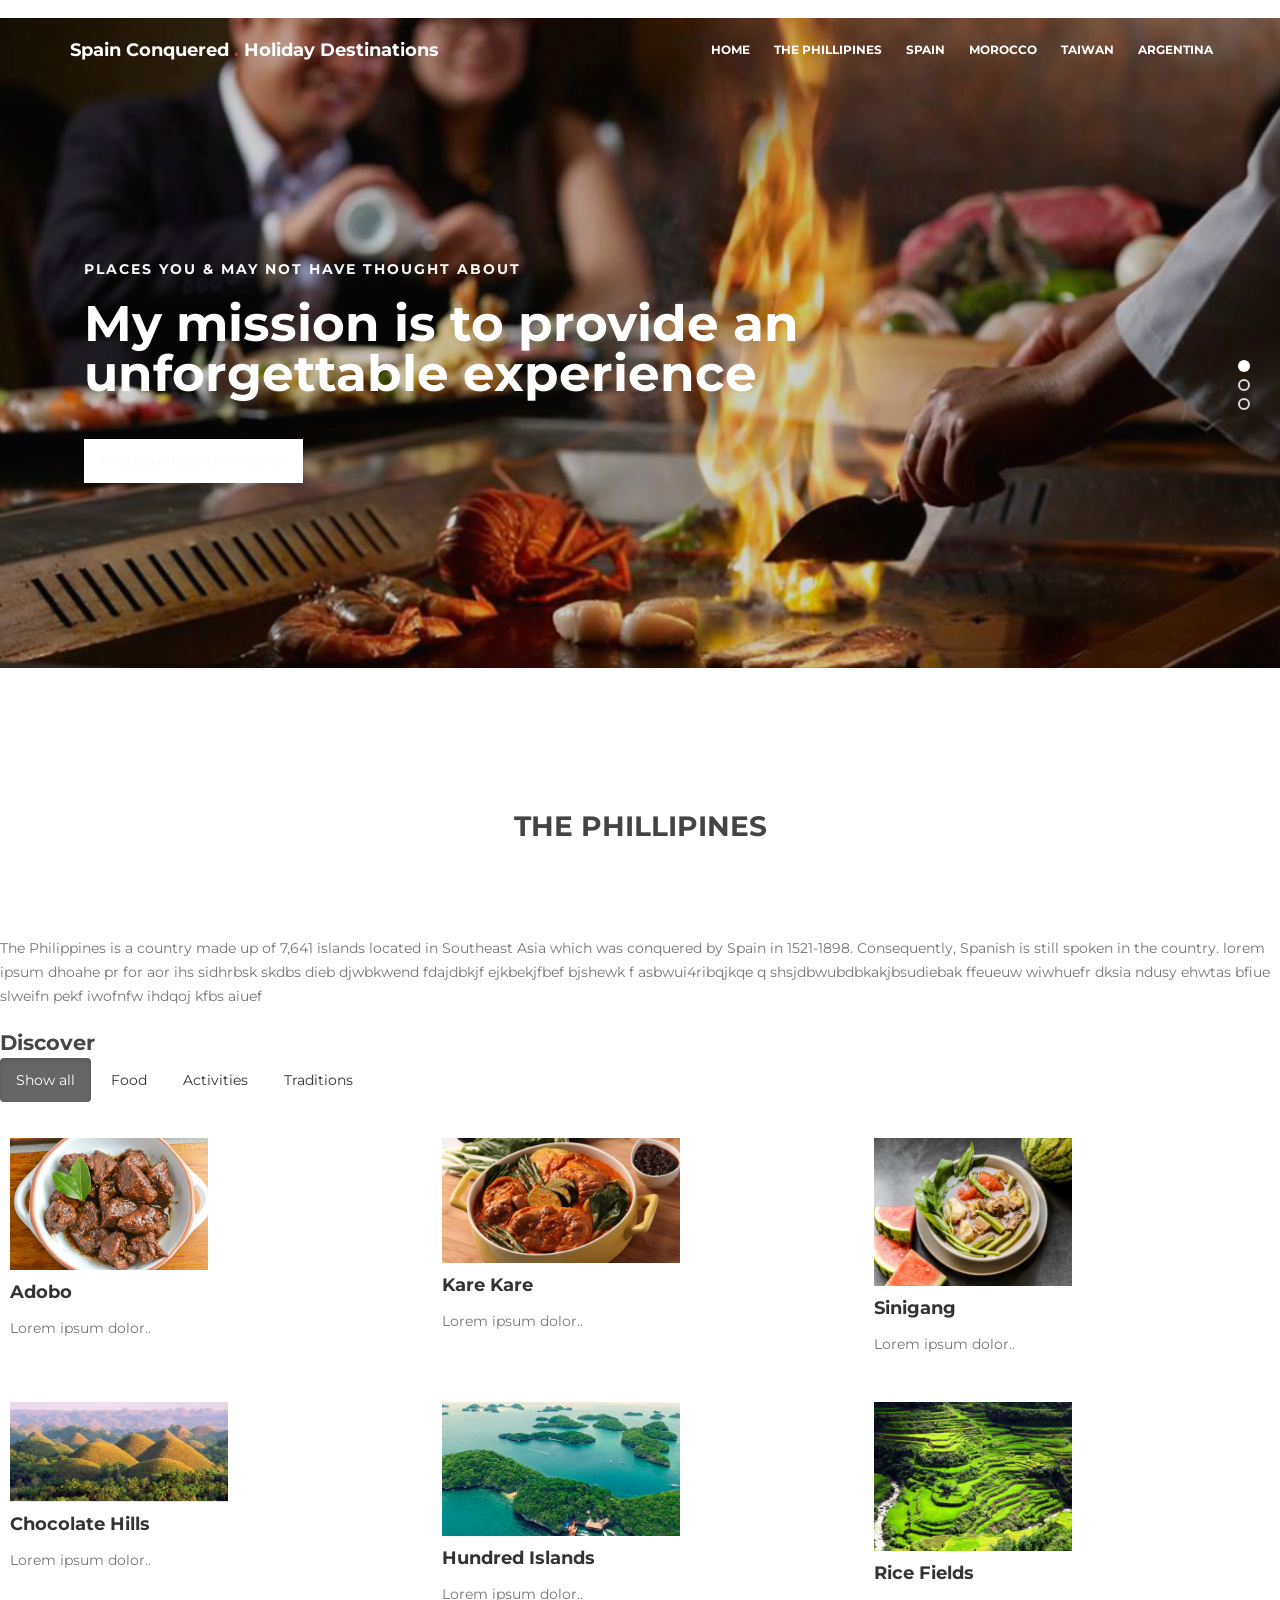
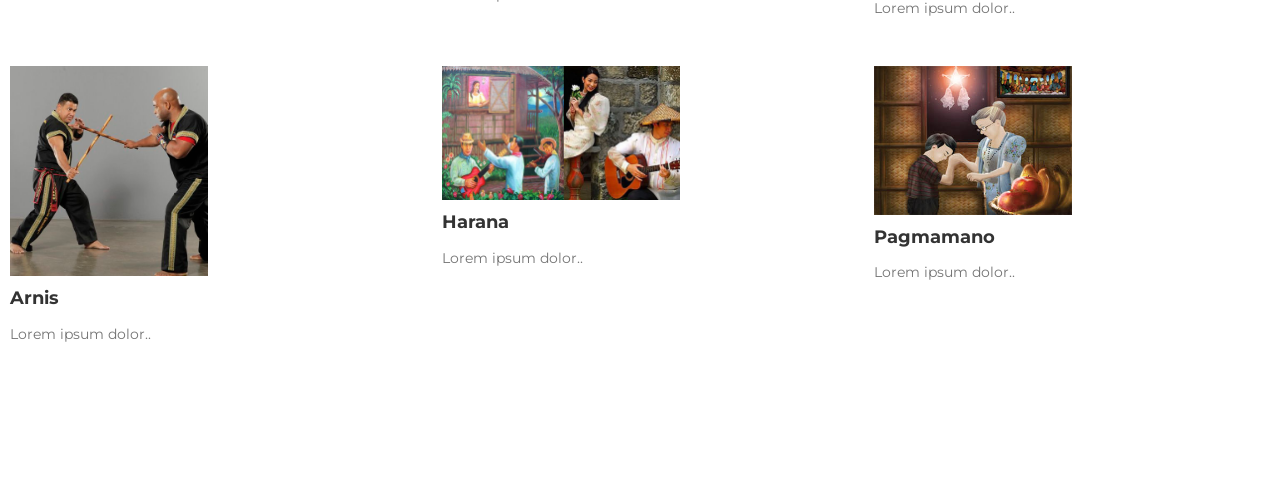
<file: index.html>
<!DOCTYPE html>
<html lang="en">
<head>

     <title>Spain conquered Holiday Destinations</title>

     <meta charset="UTF-8">
     <meta http-equiv="X-UA-Compatible" content="IE=Edge">
     <meta name="description" content="">
     <meta name="keywords" content="">
     <meta name="author" content="">
     <meta name="viewport" content="width=device-width, initial-scale=1, maximum-scale=1">

     <link rel="stylesheet" href="css/bootstrap.min.css">
     <link rel="stylesheet" href="css/font-awesome.min.css">
     <link rel="stylesheet" href="css/animate.css">
     <link rel="stylesheet" href="css/owl.carousel.css">
     <link rel="stylesheet" href="css/owl.theme.default.min.css">
     <link rel="stylesheet" href="css/magnific-popup.css">
     <link rel="stylesheet" href="https://maxcdn.bootstrapcdn.com/bootstrap/3.3.7/css/bootstrap.min.css" integrity="sha384-BVYiiSIFeK1dGmJRAkycuHAHRg32OmUcww7on3RYdg4Va+PmSTsz/K68vbdEjh4u" crossorigin="anonymous">

     <!-- MAIN CSS -->
     <link rel="stylesheet" href="base.1.css">

</head>
<body>

     <!-- PRE LOADER -->
     <section class="preloader">
          <div class="spinner">

               <span class="spinner-rotate"></span>
               
          </div>
     </section>


     <!-- MENU -->
     <section class="navbar custom-navbar navbar-fixed-top" role="navigation">
          <div class="container">

               <div class="navbar-header">
                    <button class="navbar-toggle" data-toggle="collapse" data-target=".navbar-collapse">
                         <span class="icon icon-bar"></span>
                         <span class="icon icon-bar"></span>
                         <span class="icon icon-bar"></span>
                    </button>

                    <!-- lOGO TEXT HERE -->
                    <a href="index.html" class="navbar-brand">Spain Conquered <span>.</span> Holiday Destinations</a>
               </div>

               <!-- MENU LINKS -->
               <div class="collapse navbar-collapse">
                    <ul class="nav navbar-nav navbar-nav-first navbar-right">
                         <li><a href="#home" class="smoothScroll">Home</a></li>
                         <li><a href="#philippines" class="smoothScroll">The Phillipines</a>
                              <ul class="subnav">
                                   <li>Hello</li>
                              </ul>
                         </li>
                         <li><a href="#team" class="smoothScroll">Spain</a></li>
                         <li><a href="#menu" class="smoothScroll">Morocco</a></li>
                         <li><a href="#contact" class="smoothScroll">Taiwan</a></li>
                         <li><a href="#menu" class="smoothScroll">Argentina</a></li>
                    </ul>

                    
               </div>

          </div>
     </section>
<!-- HOME -->
     <section id="home" class="slider" data-stellar-background-ratio="0.5">
          <div class="row">

                    <div class="owl-carousel owl-theme">
                         <div class="item item-first">
                              <div class="caption">
                                   <div class="container">
                                        <div class="col-md-8 col-sm-12">
                                             <h3>Places you &amp; may not have thought about</h3>
                                             <h1>My mission is to provide an unforgettable experience</h1>
                                             <a href="#team" class="section-btn btn btn-default smoothScroll">Find your ideal destination</a>
                                        </div>
                                   </div>
                              </div>
                         </div>

                         <div class="item item-second">
                              <div class="caption">
                                   <div class="container">
                                        <div class="col-md-8 col-sm-12">
                                             <h3>Ever wanted to scuba dive?</h3>
                                             <h1>Explore the deep sea!</h1>
                                             <a href="#menu" class="section-btn btn btn-default smoothScroll">Discover menu</a>
                                        </div>
                                   </div>
                              </div>
                         </div>

                         <div class="item item-third">
                              <div class="caption">
                                   <div class="container">
                                        <div class="col-md-8 col-sm-12">
                                             <h3>Why not Tango?</h3>
                                             <h1>Get familiar with different cultures</h1>
                                             <a href="#contact" class="section-btn btn btn-default smoothScroll">Reservation</a>
                                        </div>
                                   </div>
                              </div>
                         </div>
                    </div>

          </div>

        
          
                    </div>
               </div>
          </div>
     </section>

     <section id="philippines">
          <!-- section head -->
                    <div class="section-head text-center">
                         
                         <h2 class="tit">The Phillipines</h2>
                    </div>

          <p>The Philippines is a country made up of 7,641 islands located in Southeast Asia which was conquered by Spain in 1521-1898. Consequently, Spanish is still spoken in the country. 

           lorem ipsum dhoahe pr for aor ihs sidhrbsk skdbs 
               dieb djwbkwend fdajdbkjf ejkbekjfbef bjshewk f asbwui4ribqjkqe q
               shsjdbwubdbkakjbsudiebak ffeueuw wiwhuefr dksia
               ndusy ehwtas bfiue slweifn pekf iwofnfw
               ihdqoj kfbs aiuef 
          </p>

          <h3>Discover</h3>
     <div id="myBtnContainer">
          <button class="btn active" onclick="filterSelection('all')"> Show all</button>
          <button class="btn" onclick="filterSelection('Food')"> Food</button>
          <button class="btn" onclick="filterSelection('Activities')"> Activities</button>
          <button class="btn" onclick="filterSelection('Traditions')"> Traditions</button>
     </div>
     
     <!-- Portfolio Gallery Grid -->
     <div class="row">
          <div class="column Food">
               <div class="content">
                    <img src="images/Food/Adobo.jpg" alt="Adobo" style="width:50%">
                    <h4>Adobo</h4>
                    <p>Lorem ipsum dolor..</p>
               </div>
          </div>
          <div class="column Food">
               <div class="content">
                    <img src="images/Food/KareKare.jpg" alt="Kare Kare" style="width:60%">
                    <h4>Kare Kare</h4>
                    <p>Lorem ipsum dolor..</p>
               </div>
          </div>
          <div class="column Food">
               <div class="content">
                    <img src="images/Food/sinigang1.jpg" alt="Sinigang" style="width:50%">
                    <h4>Sinigang</h4>
                    <p>Lorem ipsum dolor..</p>
               </div>
          </div>
     
          <div class="column Activities">
               <div class="content">
                    <img src="images/Activites/chocolateHills.jpg" alt="Chocolate Hills" style="width:55%">
                    <h4>Chocolate Hills</h4>
                    <p>Lorem ipsum dolor..</p>
               </div>
          </div>
          <div class="column Activities">
               <div class="content">
                    <img src="images/Activites/hundredIslands.jpg" alt="Hundred Islands" style="width:60%">
                    <h4>Hundred Islands</h4>
                    <p>Lorem ipsum dolor..</p>
               </div>
          </div>
          <div class="column Activities">
               <div class="content">
                    <img src="images/Activites/riceFields.jpg" alt="Rice Fields" style="width:50%">
                    <h4>Rice Fields</h4>
                    <p>Lorem ipsum dolor..</p>
               </div>
          </div>
     
          <div class="column Traditions">
               <div class="content">
                    <img src="images/Traditions/Arnis.jpg" alt="Arnis" style="width:50%">
                    <h4>Arnis</h4>
                    <p>Lorem ipsum dolor..</p>
               </div>
          </div>
          <div class="column Traditions">
               <div class="content">
                    <img src="images/Traditions/Harana.jpg" alt="Harana" style="width:60%">
                    <h4>Harana</h4>
                    <p>Lorem ipsum dolor..</p>
               </div>
          </div>
          <div class="column Traditions">
               <div class="content">
                    <img src="images/Traditions/pagmamano.jpg" alt="Pagmamano" style="width:50%">
                    <h4>Pagmamano</h4>
                    <p>Lorem ipsum dolor..</p>
               </div>
          </div>
          <!-- END GRID -->
     </div>
     
     <!-- END MAIN -->
     </div>
     </section>



<script>

</script>
   <!-- SCRIPTS -->
     <script src="js/jquery.js"></script>
     <script src="js/bootstrap.min.js"></script>
     <script src="js/jquery.stellar.min.js"></script>
     <script src="js/wow.min.js"></script>
     <script src="js/owl.carousel.min.js"></script>
     <script src="js/jquery.magnific-popup.min.js"></script>
     <script src="js/smoothscroll.js"></script>
     <script src="js/custom.js"></script>
     <script src="js/portfolio.js"></script>

</body>
</html>
</file>
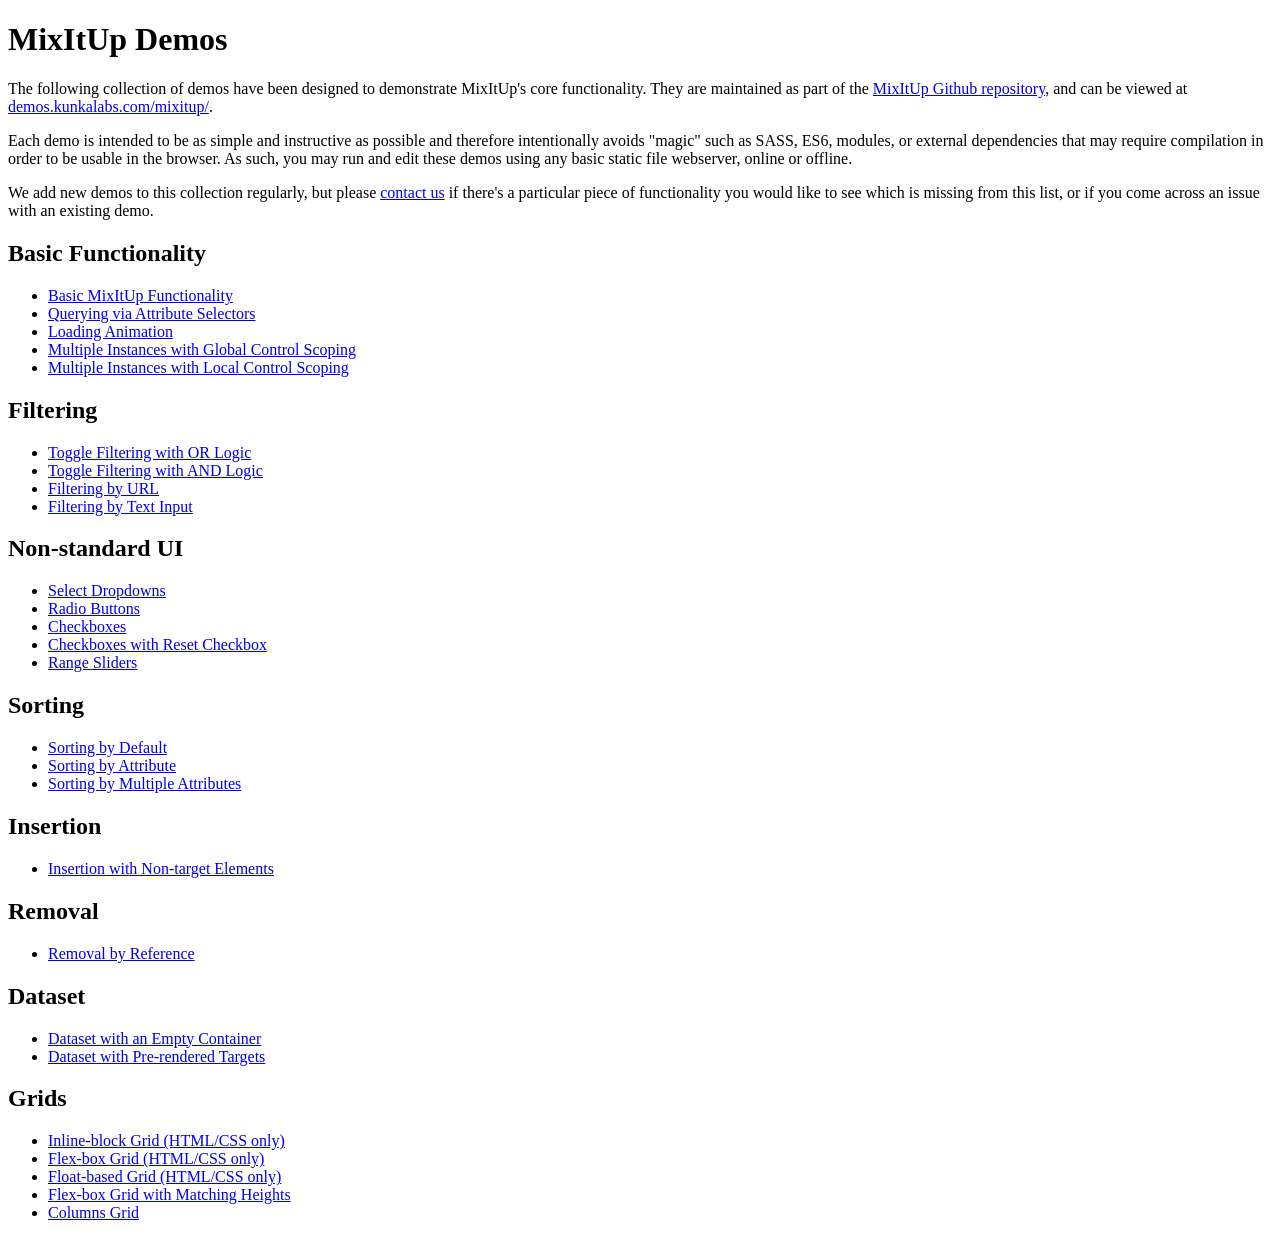
<file: patrickkunka-mixitup-61dac05/demos/index.html>
<!DOCTYPE html>
<html>
    <head>
        <title>MixItUp Demos</title>
    </head>
    <body>
        <h1>MixItUp Demos</h1>

        <p>The following collection of demos have been designed to demonstrate MixItUp's core functionality. They are maintained as part of the <a href="https://github.com/patrickkunka/mixitup/tree/v3/demos">MixItUp Github repository</a>, and can be viewed at <a href="http://demos.kunkalabs.com/mixitup">demos.kunkalabs.com/mixitup/</a>.</p>

        <p>Each demo is intended to be as simple and instructive as possible and therefore intentionally avoids "magic" such as SASS, ES6, modules, or external dependencies that may require compilation in order to be usable in the browser. As such, you may run and edit these demos using any basic static file webserver, online or offline.</p>

        <p>We add new demos to this collection regularly, but please <a href="https://www.kunkalabs.com/contact-us/">contact us</a> if there's a particular piece of functionality you would like to see which is missing from this list, or if you come across an issue with an existing demo.</p>

        <h2>Basic Functionality</h2>

        <ul>
            <li><a href="./basic/">Basic MixItUp Functionality</a></li>
            <li><a href="./attribute-selectors/">Querying via Attribute Selectors</a></li>
            <li><a href="./loading-animation/">Loading Animation</a></li>
            <li><a href="./multiple-instances-global-control-scoping/">Multiple Instances with Global Control Scoping</a></li>
            <li><a href="./multiple-instances-local-control-scoping/">Multiple Instances with Local Control Scoping</a></li>
        </ul>

        <h2>Filtering</h2>

        <ul>
            <li><a href="./toggle-filtering-or-logic/">Toggle Filtering with OR Logic</a></li>
            <li><a href="./toggle-filtering-and-logic/">Toggle Filtering with AND Logic</a></li>
            <li><a href="./filtering-by-url/">Filtering by URL</a></li>
            <li><a href="./filtering-by-text-input/">Filtering by Text Input</a></li>
        </ul>

        <h2>Non-standard UI</h2>

        <ul>
            <li><a href="./select-dropdowns/">Select Dropdowns</a></li>
            <li><a href="./radio-buttons/">Radio Buttons</a></li>
            <li><a href="./checkboxes/">Checkboxes</a></li>
            <li><a href="./checkboxes-with-reset-checkbox/">Checkboxes with Reset Checkbox</a></li>
            <li><a href="./filtering-by-range/">Range Sliders</a></li>
        </ul>

        <h2>Sorting</h2>

        <ul>
            <li><a href="./sorting-by-default/">Sorting by Default</a></li>
            <li><a href="./sorting-by-attribute/">Sorting by Attribute</a></li>
            <li><a href="./sorting-by-multiple-attributes/">Sorting by Multiple Attributes</a></li>
        </ul>

        <h2>Insertion</h2>

        <ul>
            <li><a href="./insertion-non-target-elements/">Insertion with Non-target Elements</a></li>
        </ul>

        <h2>Removal</h2>

        <ul>
            <li><a href="./removal-by-reference/">Removal by Reference</a></li>
        </ul>

        <h2>Dataset</h2>

        <ul>
            <li><a href="./dataset-empty-container/">Dataset with an Empty Container</a></li>
            <li><a href="./dataset-pre-rendered-targets/">Dataset with Pre-rendered Targets</a></li>
        </ul>

        <h2>Grids</h2>

        <ul>
            <li><a href="./grid-inline-block/">Inline-block Grid (HTML/CSS only)</a></li>
            <li><a href="./grid-flex-box/">Flex-box Grid (HTML/CSS only)</a></li>
            <li><a href="./grid-floats/">Float-based Grid (HTML/CSS only)</a></li>
            <li><a href="./grid-flex-box-matching-heights/">Flex-box Grid with Matching Heights</a></li>
            <li><a href="./grid-columns/">Columns Grid</a></li>
        </ul>
    </body>
</html>
</file>
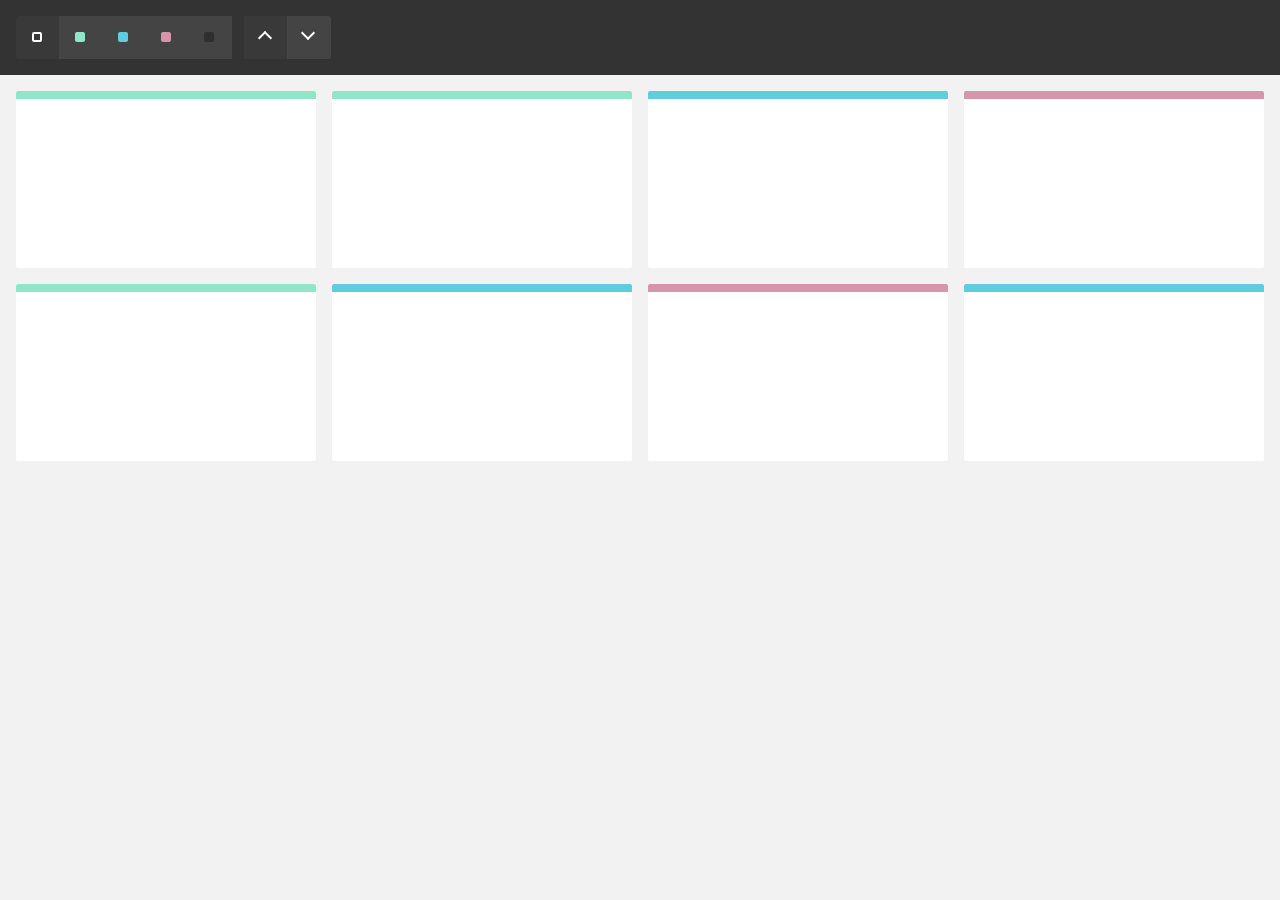
<file: patrickkunka-mixitup-61dac05/demos/attribute-selectors/index.html>
<!DOCTYPE html>
<html>
    <head>
        <meta name="viewport" content="width=device-width, initial-scale=1">

        <link href="../reset.css" rel="stylesheet"/>
        <link href="./style.css" rel="stylesheet"/>

        <title>MixItUp Demo - Querying via Attribute Selectors</title>
    </head>
    <body>
        <div class="controls">
            <button type="button" class="control" data-filter="all">All</button>
            <button type="button" class="control" data-filter=".green">Green</button>
            <button type="button" class="control" data-filter=".blue">Blue</button>
            <button type="button" class="control" data-filter=".pink">Pink</button>
            <button type="button" class="control" data-filter="none">None</button>

            <button type="button" class="control" data-sort="default:asc">Asc</button>
            <button type="button" class="control" data-sort="default:desc">Desc</button>
        </div>

        <div class="container" data-ref="mixitup-container">
            <div class="item green" data-ref="mixitup-target"></div>
            <div class="item green" data-ref="mixitup-target"></div>
            <div class="item blue" data-ref="mixitup-target"></div>
            <div class="item pink" data-ref="mixitup-target"></div>
            <div class="item green" data-ref="mixitup-target"></div>
            <div class="item blue" data-ref="mixitup-target"></div>
            <div class="item pink" data-ref="mixitup-target"></div>
            <div class="item blue" data-ref="mixitup-target"></div>

            <div class="gap"></div>
            <div class="gap"></div>
            <div class="gap"></div>
        </div>

        <script src="../mixitup.min.js"></script>

        <script>
            var containerEl = document.querySelector('[data-ref~="mixitup-container"]');

            var mixer = mixitup(containerEl, {
                selectors: {
                    target: '[data-ref~="mixitup-target"]'
                }
            });
        </script>
    </body>
</html>
</file>
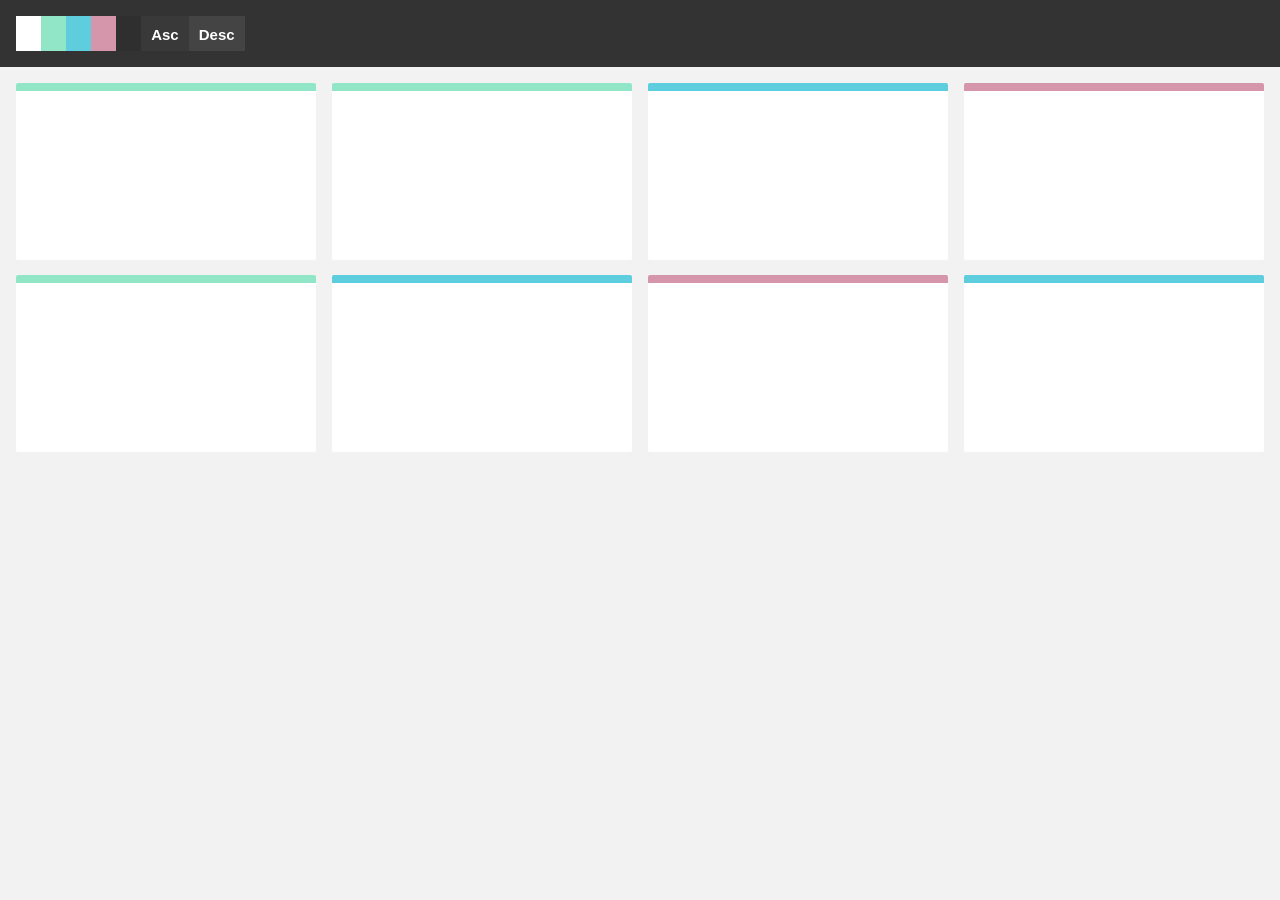
<file: patrickkunka-mixitup-61dac05/demos/basic-ie-8/index.html>
<!DOCTYPE html>
<html>
    <head>
        <meta name="viewport" content="width=device-width, initial-scale=1">

        <link href="../reset.css" rel="stylesheet"/>
        <link href="./style.css" rel="stylesheet"/>

        <title>MixItUp Demo - Basic (IE8 Compatible Layout)</title>
    </head>
    <body>
        <div class="controls">
            <button type="button" class="control" data-filter="all"></button>
            <button type="button" class="control" data-filter=".green"></button>
            <button type="button" class="control" data-filter=".blue"></button>
            <button type="button" class="control" data-filter=".pink"></button>
            <button type="button" class="control" data-filter="none"></button>

            <button type="button" class="control" data-sort="default:asc">Asc</button>
            <button type="button" class="control" data-sort="default:desc">Desc</button>
        </div>

        <div class="container">
            <div class="mix green"></div>
            <div class="mix green"></div>
            <div class="mix blue"></div>
            <div class="mix pink"></div>
            <div class="mix green"></div>
            <div class="mix blue"></div>
            <div class="mix pink"></div>
            <div class="mix blue"></div>

            <div class="gap"></div>
            <div class="gap"></div>
            <div class="gap"></div>
        </div>

        <script src="../mixitup.min.js"></script>

        <script>
            var containerEl = document.querySelector('.container');

            var mixer = mixitup(containerEl);
        </script>
    </body>
</html>
</file>
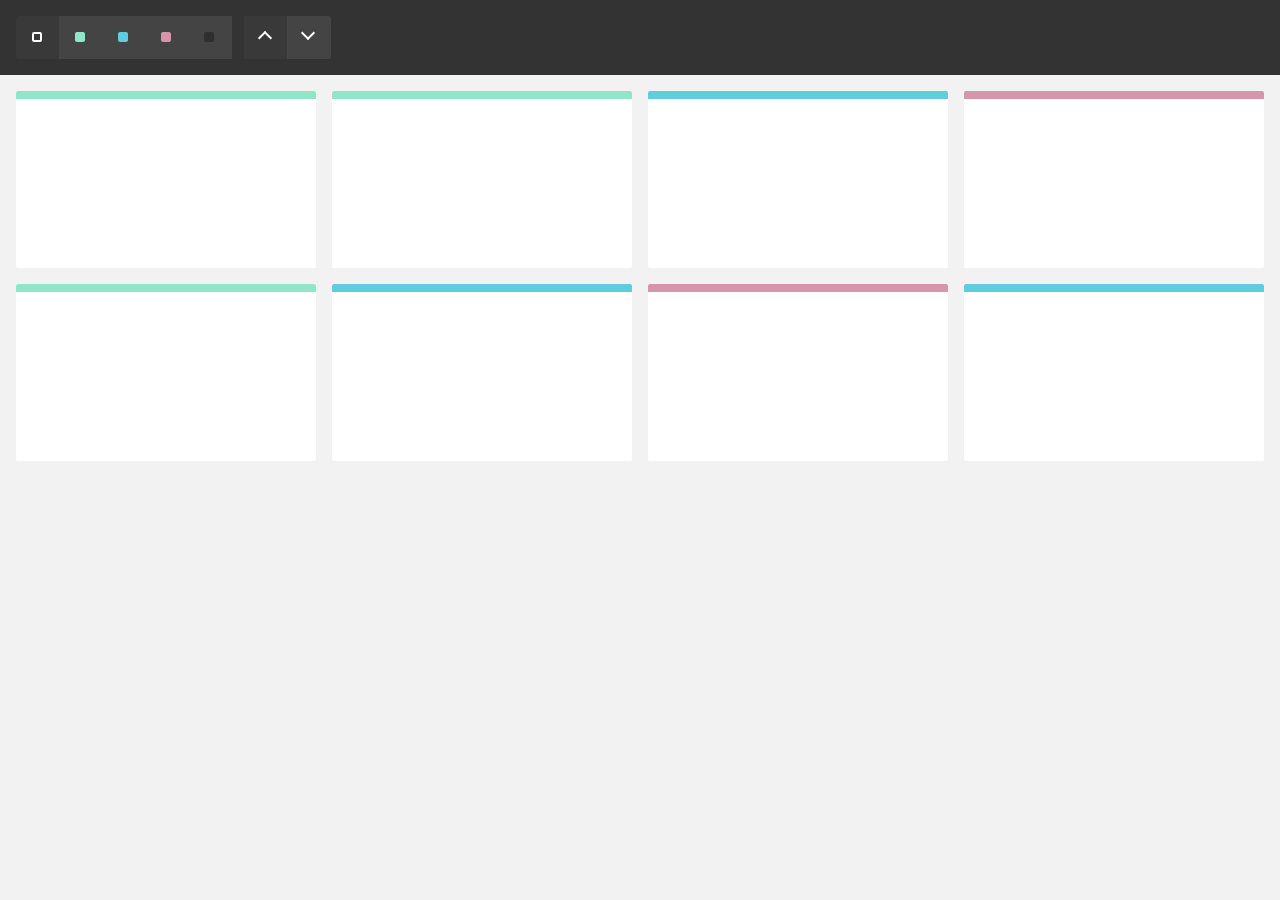
<file: patrickkunka-mixitup-61dac05/demos/basic/index.html>
<!DOCTYPE html>
<html>
    <head>
        <meta name="viewport" content="width=device-width, initial-scale=1">

        <link href="../reset.css" rel="stylesheet"/>
        <link href="./style.css" rel="stylesheet"/>

        <title>MixItUp Demo - Basic</title>
    </head>
    <body>
        <div class="controls">
            <button type="button" class="control" data-filter="all">All</button>
            <button type="button" class="control" data-filter=".green">Green</button>
            <button type="button" class="control" data-filter=".blue">Blue</button>
            <button type="button" class="control" data-filter=".pink">Pink</button>
            <button type="button" class="control" data-filter="none">None</button>

            <button type="button" class="control" data-sort="default:asc">Asc</button>
            <button type="button" class="control" data-sort="default:desc">Desc</button>
        </div>

        <div class="container">
            <div class="mix green"></div>
            <div class="mix green"></div>
            <div class="mix blue"></div>
            <div class="mix pink"></div>
            <div class="mix green"></div>
            <div class="mix blue"></div>
            <div class="mix pink"></div>
            <div class="mix blue"></div>

            <div class="gap"></div>
            <div class="gap"></div>
            <div class="gap"></div>
        </div>

        <script src="../mixitup.min.js"></script>

        <script>
            var containerEl = document.querySelector('.container');

            var mixer = mixitup(containerEl);
        </script>
    </body>
</html>
</file>
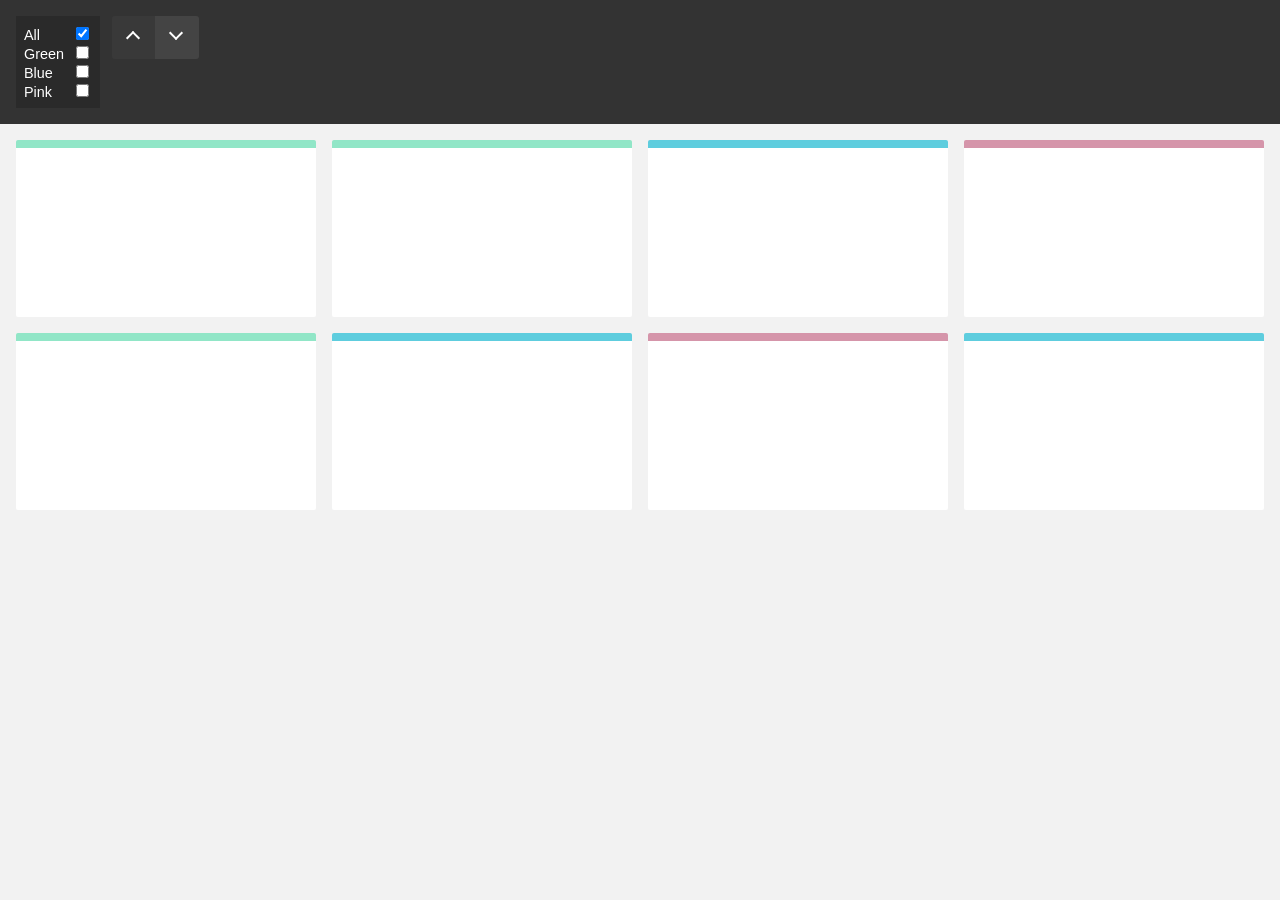
<file: patrickkunka-mixitup-61dac05/demos/checkboxes-with-reset-checkbox/index.html>
<!DOCTYPE html>
<html>
    <head>
        <meta name="viewport" content="width=device-width, initial-scale=1">

        <link href="../reset.css" rel="stylesheet"/>
        <link href="./style.css" rel="stylesheet"/>

        <title>MixItUp Demo - Checkboxes with Reset Checkbox</title>
    </head>
    <body>
        <div class="controls">
            <div class="checkbox-group">
                <div class="checkbox">
                    <label class="checkbox-label">All</label>
                    <input type="checkbox" value="all" checked/>
                </div>

                <div class="checkbox">
                    <label class="checkbox-label">Green</label>
                    <input type="checkbox" value=".green"/>
                </div>

                <div class="checkbox">
                    <label class="checkbox-label">Blue</label>
                    <input type="checkbox" value=".blue"/>
                </div>

                <div class="checkbox">
                    <label class="checkbox-label">Pink</label>
                    <input type="checkbox" value=".pink"/>
                </div>
            </div>

            <button type="button" class="control" data-sort="default:asc">Asc</button>
            <button type="button" class="control" data-sort="default:desc">Desc</button>
        </div>

        <div class="container">
            <div class="mix green"></div>
            <div class="mix green"></div>
            <div class="mix blue"></div>
            <div class="mix pink"></div>
            <div class="mix green"></div>
            <div class="mix blue"></div>
            <div class="mix pink"></div>
            <div class="mix blue"></div>

            <div class="gap"></div>
            <div class="gap"></div>
            <div class="gap"></div>
        </div>

        <script src="../mixitup.min.js"></script>

        <script>
            // In this example, we must bind a 'change' event handler to
            // our checkboxes, then interact with the mixer via
            // its .filter() API methods.

            var containerEl = document.querySelector('.container');
            var checkboxGroup = document.querySelector('.checkbox-group');
            var checkboxes = checkboxGroup.querySelectorAll('input[type="checkbox"]');
            var allCheckbox = checkboxGroup.querySelector('input[value="all"]');

            var mixer = mixitup(containerEl);

            checkboxGroup.addEventListener('change', function(e) {
                var selectors = [];
                var checkbox;
                var i;

                if (e.target === allCheckbox && e.target.checked) {
                    // If the "all" checkbox was checked, uncheck all other checkboxes

                    for (i = 0; i < checkboxes.length; i++) {
                        checkbox = checkboxes[i];

                        if (checkbox !== allCheckbox) checkbox.checked = false;
                    }
                } else {
                    // Another checkbox was changed, uncheck "all".

                    allCheckbox.checked = false;
                }

                // Iterate through all checkboxes, pushing the
                // values of those that are checked into an array

                for (i = 0; i < checkboxes.length; i++) {
                    checkbox = checkboxes[i];

                    if (checkbox.checked) selectors.push(checkbox.value);
                }

                // If there are values in the array, join it into a string
                // using your desired logic, and send to the mixer's .filter()
                // method, otherwise filter by 'all'

                var selectorString = selectors.length > 0 ?
                    selectors.join(',') : // or '.' for AND logic
                    'all';

                mixer.filter(selectorString);
            });
        </script>
    </body>
</html>
</file>
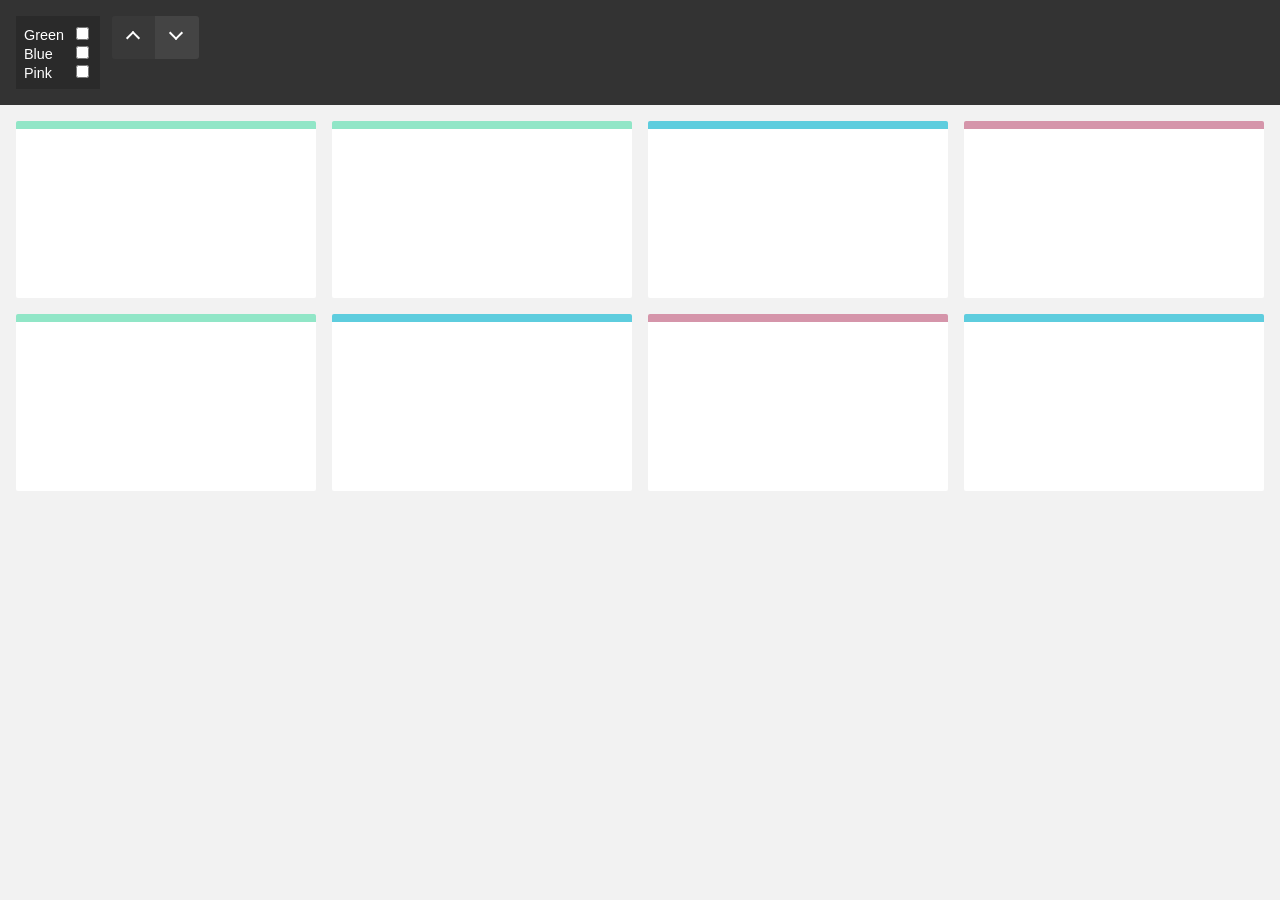
<file: patrickkunka-mixitup-61dac05/demos/checkboxes/index.html>
<!DOCTYPE html>
<html>
    <head>
        <meta name="viewport" content="width=device-width, initial-scale=1">

        <link href="../reset.css" rel="stylesheet"/>
        <link href="./style.css" rel="stylesheet"/>

        <title>MixItUp Demo - Checkboxes</title>
    </head>
    <body>
        <div class="controls">
            <div class="checkbox-group">
                <div class="checkbox">
                    <label class="checkbox-label">Green</label>
                    <input type="checkbox" value=".green"/>
                </div>

                <div class="checkbox">
                    <label class="checkbox-label">Blue</label>
                    <input type="checkbox" value=".blue"/>
                </div>

                <div class="checkbox">
                    <label class="checkbox-label">Pink</label>
                    <input type="checkbox" value=".pink"/>
                </div>
            </div>

            <button type="button" class="control" data-sort="default:asc">Asc</button>
            <button type="button" class="control" data-sort="default:desc">Desc</button>
        </div>

        <div class="container">
            <div class="mix green"></div>
            <div class="mix green"></div>
            <div class="mix blue"></div>
            <div class="mix pink"></div>
            <div class="mix green"></div>
            <div class="mix blue"></div>
            <div class="mix pink"></div>
            <div class="mix blue"></div>

            <div class="gap"></div>
            <div class="gap"></div>
            <div class="gap"></div>
        </div>

        <script src="../mixitup.min.js"></script>

        <script>
            // In this example, we must bind a 'change' event handler to
            // our checkboxes, then interact with the mixer via
            // its .filter() API methods.

            var containerEl = document.querySelector('.container');
            var checkboxGroup = document.querySelector('.checkbox-group');
            var checkboxes = checkboxGroup.querySelectorAll('input[type="checkbox"]');

            var mixer = mixitup(containerEl);

            checkboxGroup.addEventListener('change', function() {
                var selectors = [];

                // Iterate through all checkboxes, pushing the
                // values of those that are checked into an array

                for (var i = 0; i < checkboxes.length; i++) {
                    var checkbox = checkboxes[i];

                    if (checkbox.checked) selectors.push(checkbox.value);
                }

                // If there are values in the array, join it into a string
                // using your desired logic, and send to the mixer's .filter()
                // method, otherwise filter by 'all'

                var selectorString = selectors.length > 0 ?
                    selectors.join(',') : // or '.' for AND logic
                    'all';

                mixer.filter(selectorString);
            });
        </script>
    </body>
</html>
</file>
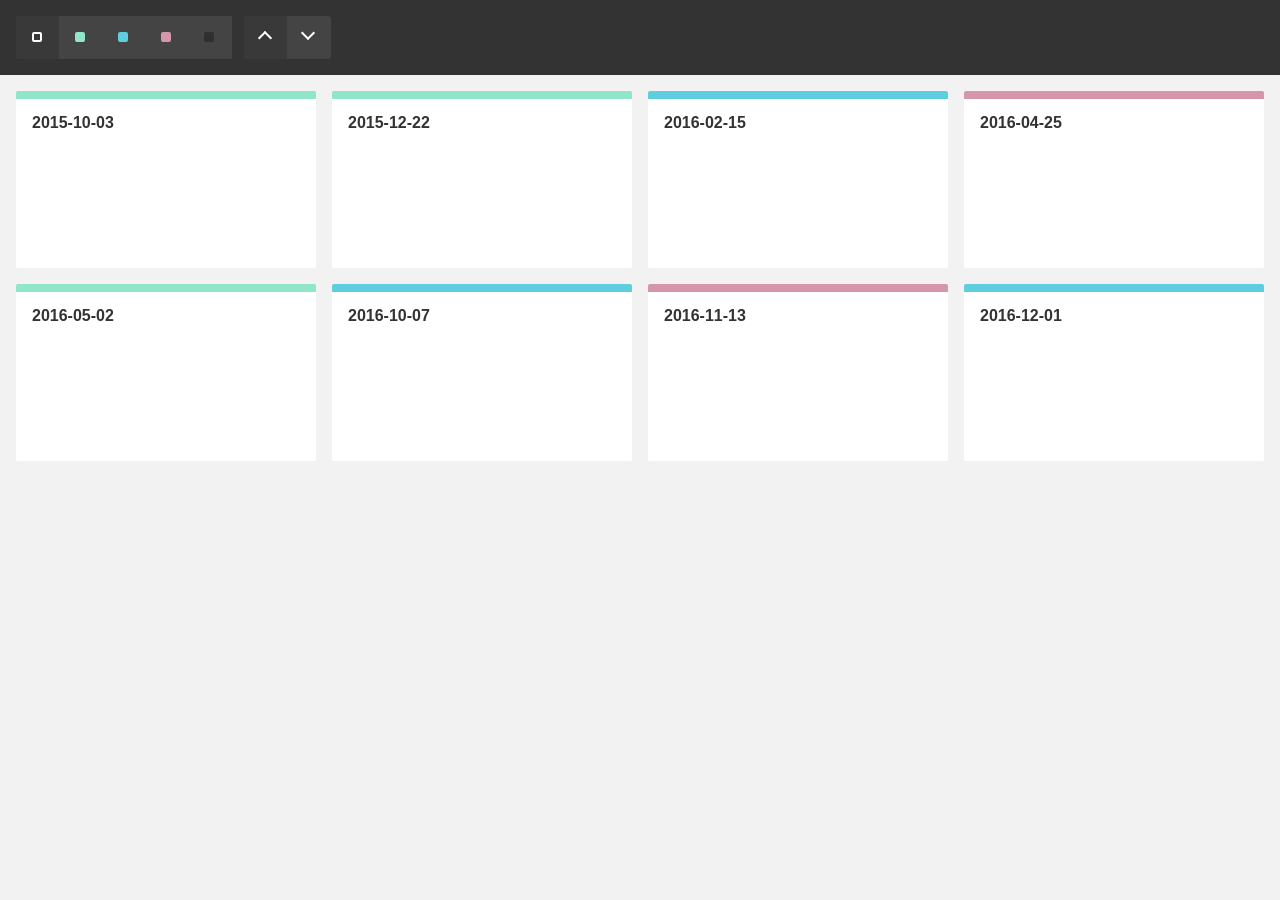
<file: patrickkunka-mixitup-61dac05/demos/dataset-empty-container/index.html>
<!DOCTYPE html>
<html>
    <head>
        <meta name="viewport" content="width=device-width, initial-scale=1">

        <link href="../reset.css" rel="stylesheet"/>
        <link href="./style.css" rel="stylesheet"/>

        <title>MixItUp Demo - Dataset with an Empty Container</title>
    </head>
    <body>
        <div class="controls" data-ref="controls">
            <button type="button" class="control control-filter" data-ref="filter" data-color="all">All</button>
            <button type="button" class="control control-filter" data-ref="filter" data-color="green">Green</button>
            <button type="button" class="control control-filter" data-ref="filter" data-color="blue">Blue</button>
            <button type="button" class="control control-filter" data-ref="filter" data-color="pink">Pink</button>
            <button type="button" class="control control-filter" data-ref="filter" data-color="none">None</button>

            <button type="button" class="control control-sort" data-ref="sort" data-key="publishedDate" data-order="asc">Asc</button>
            <button type="button" class="control control-sort" data-ref="sort" data-key="publishedDate" data-order="desc">Desc</button>
        </div>

        <div class="container" data-ref="container">
            <div class="gap" data-ref="first-gap"></div>
            <div class="gap"></div>
            <div class="gap"></div>
        </div>

        <script src="../mock-api.js"></script>
        <script src="../mixitup.min.js"></script>

        <script>
            // Typically, our data would live in a DB and be retrieved via a JSON API, but in
            // this demo we will create a mock dataset using an array literal:

            var items = [
                {
                    id: 1,
                    color: 'green',
                    publishedDate: '2015-10-03'
                },
                {
                    id: 2,
                    color: 'green',
                    publishedDate: '2015-12-22'
                },
                {
                    id: 3,
                    color: 'blue',
                    publishedDate: '2016-02-15'
                },
                {
                    id: 4,
                    color: 'pink',
                    publishedDate: '2016-04-25'
                },
                {
                    id: 5,
                    color: 'green',
                    publishedDate: '2016-05-02'
                },
                {
                    id: 6,
                    color: 'blue',
                    publishedDate: '2016-10-07'
                },
                {
                    id: 7,
                    color: 'pink',
                    publishedDate: '2016-11-13'
                },
                {
                    id: 8,
                    color: 'blue',
                    publishedDate: '2016-12-01'
                }
            ];

            // The `Api` class is not part of MixItUp and has been created to mock
            // the asyncronous fetching of data for this demo. To use it, we must
            // create an api instance, passing in our mock data to represent the
            // contents of a DB.

            var api = new Api(items);

            // As we'll be building and binding our own UI, we'll start with caching
            // references to any DOM elements we'll need to work with

            var controls  = document.querySelector('[data-ref="controls"]');
            var filters   = document.querySelectorAll('[data-ref="filter"]');
            var sorts     = document.querySelectorAll('[data-ref="sort"]');
            var container = document.querySelector('[data-ref="container"]');

            // "Gap" elements are used to maintain even columns in a justified grid. See our
            // "MixItUp Grid Layouts" tutorial for more information.

            var firstGap = document.querySelector('[data-ref="first-gap"]');

            // We'll need to keep track of our active current filter so
            // that we can sort within the current filter.

            var activeColor = '';

            // Instantiate and configure the mixer

            var mixer = mixitup(container, {
                selectors: {
                    target: '[data-ref="item"]' // Query targets with an attribute selector to keep our JS and styling classes seperate
                },
                layout: {
                    siblingAfter: firstGap // Ensure the first "gap" element is known to mixitup incase of insertion into an empty container
                },
                data: {
                    uidKey: 'id' // Our data model must have a unique id. In this case, its key is 'id'
                },
                render: { // We must provide a target render function incase we need to render new items not in the initial dataset (not used in this demo)
                    target: function(item) {
                        return '<div class="item ' + item.color + '" data-ref="item"><time class="published-date">' + item.publishedDate + '</time></div>';
                    }
                }
            });

            /**
             * A helper function to set an active styling class on an active button,
             * and remove it from its siblings at the same time.
             *
             * @param {HTMLElement} activeButton
             * @param {HTMLELement[]} siblings
             * @return {void}
             */

            function activateButton(activeButton, siblings) {
                var button;
                var i;

                for (i = 0; i < siblings.length; i++) {
                    button = siblings[i];

                    button.classList[button === activeButton ? 'add' : 'remove']('control-active');
                }
            }

            /**
             * A click handler to detect the type of button clicked, read off the
             * relevent attributes, call the API, and trigger a dataset operation.
             *
             * @param   {HTMLElement} button
             * @return  {void}
             */

            function handleButtonClick(button) {
                // Define default values for color, sortBy and order
                // incase they are not present in the clicked button

                var color  = activeColor;
                var sortBy = 'id';
                var order  = 'asc';

                // If button is already active, or an operation is in progress, ignore the click

                if (button.classList.contains('control-active') || mixer.isMixing()) return;

                // Else, check what type of button it is, if any

                if (button.matches('[data-ref="filter"]')) {
                    // Filter button

                    activateButton(button, filters);

                    color = activeColor = button.getAttribute('data-color');
                } else if (button.matches('[data-ref="sort"]')) {
                    // Sort button

                    activateButton(button, sorts);

                    sortBy = button.getAttribute('data-key');
                    order = button.getAttribute('data-order');
                } else {
                    // Not a button

                    return;
                }

                // Now that we have our color filter and sorting order, we can fetch some data from the API.

                api.get({
                    color: color,
                    $sort_by: sortBy,
                    $order: order
                })
                    .then(function(items) {
                        // Our api returns an array of items which we can send
                        // straight to our mixer using the .dataset() method

                        return mixer.dataset(items);
                    })
                    .then(function(state) {
                        console.log('fetched ' + state.activeDataset.length + ' items');
                    })
                    .catch(console.error.bind(console));
            }

            // We can now set up a handler to listen for "click" events on our UI buttons

            controls.addEventListener('click', function(e) {
                handleButtonClick(e.target);
            });

            // Set controls the active controls on startup to match the default filter and sort

            activateButton(controls.querySelector('[data-color="all"]'), filters);
            activateButton(controls.querySelector('[data-order="asc"]'), sorts);

            // Finally, load the full dataset into the mixer

            mixer.dataset(items)
                .then(function(state) {
                    console.log('loaded ' + state.activeDataset.length + ' items');
                });

            // NB: Always remember to destroy the instance with mixer.destroy() when your
            // component unmounts to ensure that event handlers are unbound and the
            // instance can be garbage collected.
        </script>
    </body>
</html>
</file>
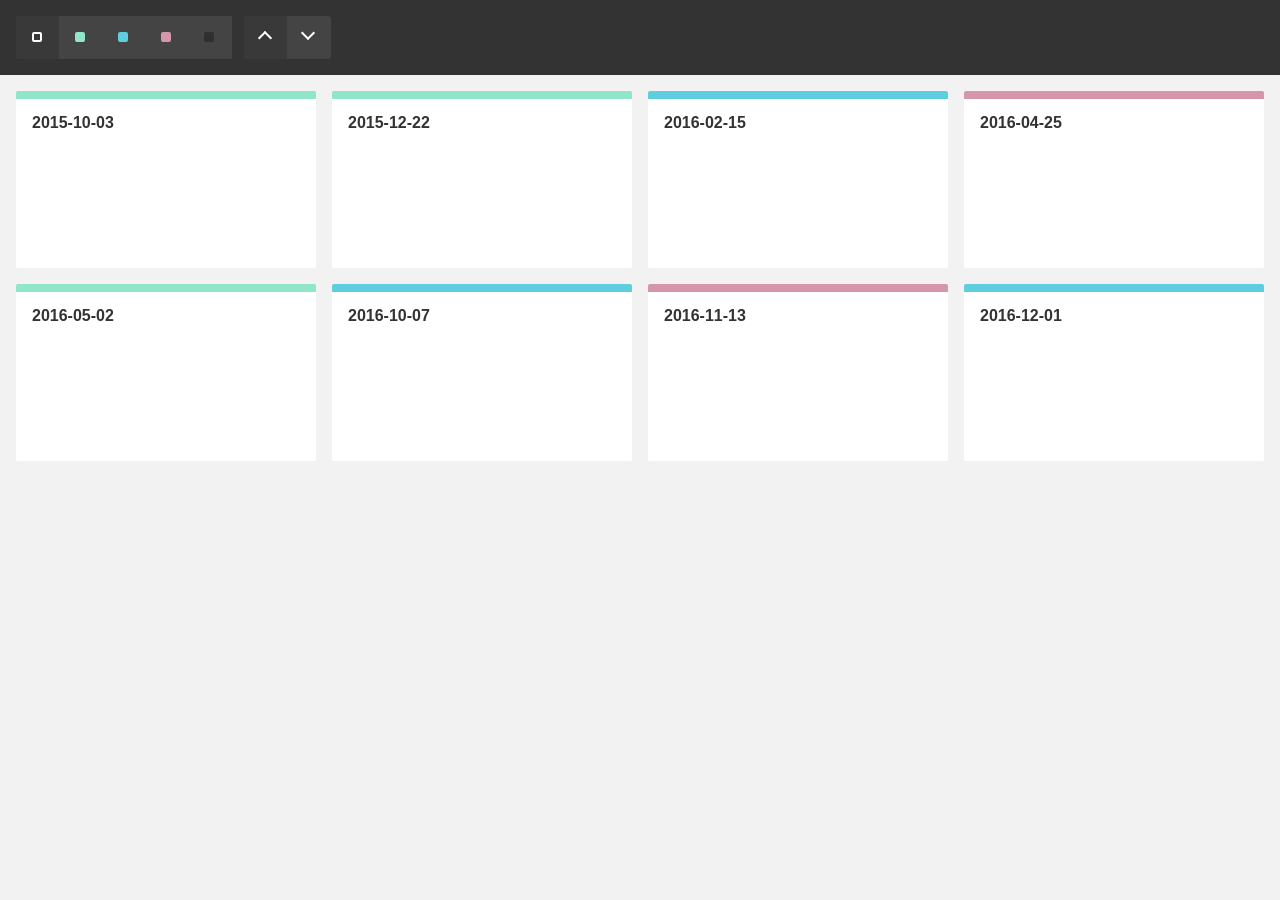
<file: patrickkunka-mixitup-61dac05/demos/dataset-pre-rendered-targets/index.html>
<!DOCTYPE html>
<html>
    <head>
        <meta name="viewport" content="width=device-width, initial-scale=1">

        <link href="../reset.css" rel="stylesheet"/>
        <link href="./style.css" rel="stylesheet"/>

        <title>MixItUp Demo - Dataset with Pre-rendered Targets</title>
    </head>
    <body>
        <div class="controls" data-ref="controls">
            <button type="button" class="control control-filter" data-ref="filter" data-color="all">All</button>
            <button type="button" class="control control-filter" data-ref="filter" data-color="green">Green</button>
            <button type="button" class="control control-filter" data-ref="filter" data-color="blue">Blue</button>
            <button type="button" class="control control-filter" data-ref="filter" data-color="pink">Pink</button>
            <button type="button" class="control control-filter" data-ref="filter" data-color="none">None</button>

            <button type="button" class="control control-sort" data-ref="sort" data-key="publishedDate" data-order="asc">Asc</button>
            <button type="button" class="control control-sort" data-ref="sort" data-key="publishedDate" data-order="desc">Desc</button>
        </div>

        <div class="container" data-ref="container">
            <div class="item green" data-ref="item">
                <time class="published-date">2015-10-03</time>
            </div>

            <div class="item green" data-ref="item">
                <time class="published-date">2015-12-22</time>
            </div>

            <div class="item blue" data-ref="item">
                <time class="published-date">2016-02-15</time>
            </div>

            <div class="item pink" data-ref="item">
                <time class="published-date">2016-04-25</time>
            </div>

            <div class="item green" data-ref="item">
                <time class="published-date">2016-05-02</time>
            </div>

            <div class="item blue" data-ref="item">
                <time class="published-date">2016-10-07</time>
            </div>

            <div class="item pink" data-ref="item">
                <time class="published-date">2016-11-13</time>
            </div>

            <div class="item blue" data-ref="item">
                <time class="published-date">2016-12-01</time>
            </div>

            <div class="gap" data-ref="first-gap"></div>
            <div class="gap"></div>
            <div class="gap"></div>
        </div>

        <script src="../mock-api.js"></script>
        <script src="../mixitup.min.js"></script>

        <script>
            // Typically, our data would live in a DB and be retrieved via a JSON API, but in
            // this demo we will create a mock dataset using an array literal.

            // You will notice that this data exactly matches our pre-rendered targets.

            var items = [
                {
                    id: 1,
                    color: 'green',
                    publishedDate: '2015-10-03'
                },
                {
                    id: 2,
                    color: 'green',
                    publishedDate: '2015-12-22'
                },
                {
                    id: 3,
                    color: 'blue',
                    publishedDate: '2016-02-15'
                },
                {
                    id: 4,
                    color: 'pink',
                    publishedDate: '2016-04-25'
                },
                {
                    id: 5,
                    color: 'green',
                    publishedDate: '2016-05-02'
                },
                {
                    id: 6,
                    color: 'blue',
                    publishedDate: '2016-10-07'
                },
                {
                    id: 7,
                    color: 'pink',
                    publishedDate: '2016-11-13'
                },
                {
                    id: 8,
                    color: 'blue',
                    publishedDate: '2016-12-01'
                }
            ];

            // The `Api` class is not part of MixItUp and has been created to mock
            // the asyncronous fetching of data for this demo. To use it, we must
            // create an api instance, passing in our mock data to represent the
            // contents of a DB.

            var api = new Api(items);

            // As we'll be building and binding our own UI, we'll start with caching
            // references to any DOM elements we'll need to work with

            var controls  = document.querySelector('[data-ref="controls"]');
            var filters   = document.querySelectorAll('[data-ref="filter"]');
            var sorts     = document.querySelectorAll('[data-ref="sort"]');
            var container = document.querySelector('[data-ref="container"]');

            // "Gap" elements are used to maintain even columns in a justified grid. See our
            // "MixItUp Grid Layouts" tutorial for more information.

            var firstGap = document.querySelector('[data-ref="first-gap"]');

            // We'll need to keep track of our active current filter so
            // that we can sort within the current filter.

            var activeColor = '';

            // Instantiate and configure the mixer

            var mixer = mixitup(container, {
                selectors: {
                    target: '[data-ref="item"]' // Query targets with an attribute selector to keep our JS and styling classes seperate
                },
                layout: {
                    siblingAfter: firstGap // Ensure the first "gap" element is known to mixitup incase of insertion into an empty container
                },
                load: {
                    dataset: items // As we have pre-rendered targets, we must "prime" MixItUp with their underlying data
                },
                data: {
                    uidKey: 'id' // Our data model must have a unique id. In this case, its key is 'id'
                },
                render: { // We must provide a target render function incase we need to render new items not in the initial dataset (not used in this demo)
                    target: function(item) {
                        return '<div class="item ' + item.color + '" data-ref="item"><time class="published-date">' + item.publishedDate + '</time></div>';
                    }
                }
            });

            /**
             * A helper function to set an active styling class on an active button,
             * and remove it from its siblings at the same time.
             *
             * @param {HTMLElement} activeButton
             * @param {HTMLELement[]} siblings
             * @return {void}
             */

            function activateButton(activeButton, siblings) {
                var button;
                var i;

                for (i = 0; i < siblings.length; i++) {
                    button = siblings[i];

                    button.classList[button === activeButton ? 'add' : 'remove']('control-active');
                }
            }

            /**
             * A click handler to detect the type of button clicked, read off the
             * relevent attributes, call the API, and trigger a dataset operation.
             *
             * @param   {HTMLElement} button
             * @return  {void}
             */

            function handleButtonClick(button) {
                // Define default values for color, sortBy and order
                // incase they are not present in the clicked button

                var color  = activeColor;
                var sortBy = 'id';
                var order  = 'asc';

                // If button is already active, or an operation is in progress, ignore the click

                if (button.classList.contains('control-active') || mixer.isMixing()) return;

                // Else, check what type of button it is, if any

                if (button.matches('[data-ref="filter"]')) {
                    // Filter button

                    activateButton(button, filters);

                    color = activeColor = button.getAttribute('data-color');
                } else if (button.matches('[data-ref="sort"]')) {
                    // Sort button

                    activateButton(button, sorts);

                    sortBy = button.getAttribute('data-key');
                    order = button.getAttribute('data-order');
                } else {
                    // Not a button

                    return;
                }

                // Now that we have our color filter and sorting order, we can fetch some data from the API.

                api.get({
                    color: color,
                    $sort_by: sortBy,
                    $order: order
                })
                    .then(function(items) {
                        // Our api returns an array of items which we can send
                        // straight to our mixer using the .dataset() method

                        return mixer.dataset(items);
                    })
                    .then(function(state) {
                        console.log('fetched ' + state.activeDataset.length + ' items');
                    })
                    .catch(console.error.bind(console));
            }

            // We can now set up a handler to listen for "click" events on our UI buttons

            controls.addEventListener('click', function(e) {
                handleButtonClick(e.target);
            });

            // Set controls the active controls on startup to match the default filter and sort

            activateButton(controls.querySelector('[data-color="all"]'), filters);
            activateButton(controls.querySelector('[data-order="asc"]'), sorts);

            // NB: Always remember to destroy the instance with mixer.destroy() when your
            // component unmounts to ensure that event handlers are unbound and the
            // instance can be garbage collected.
        </script>
    </body>
</html>
</file>
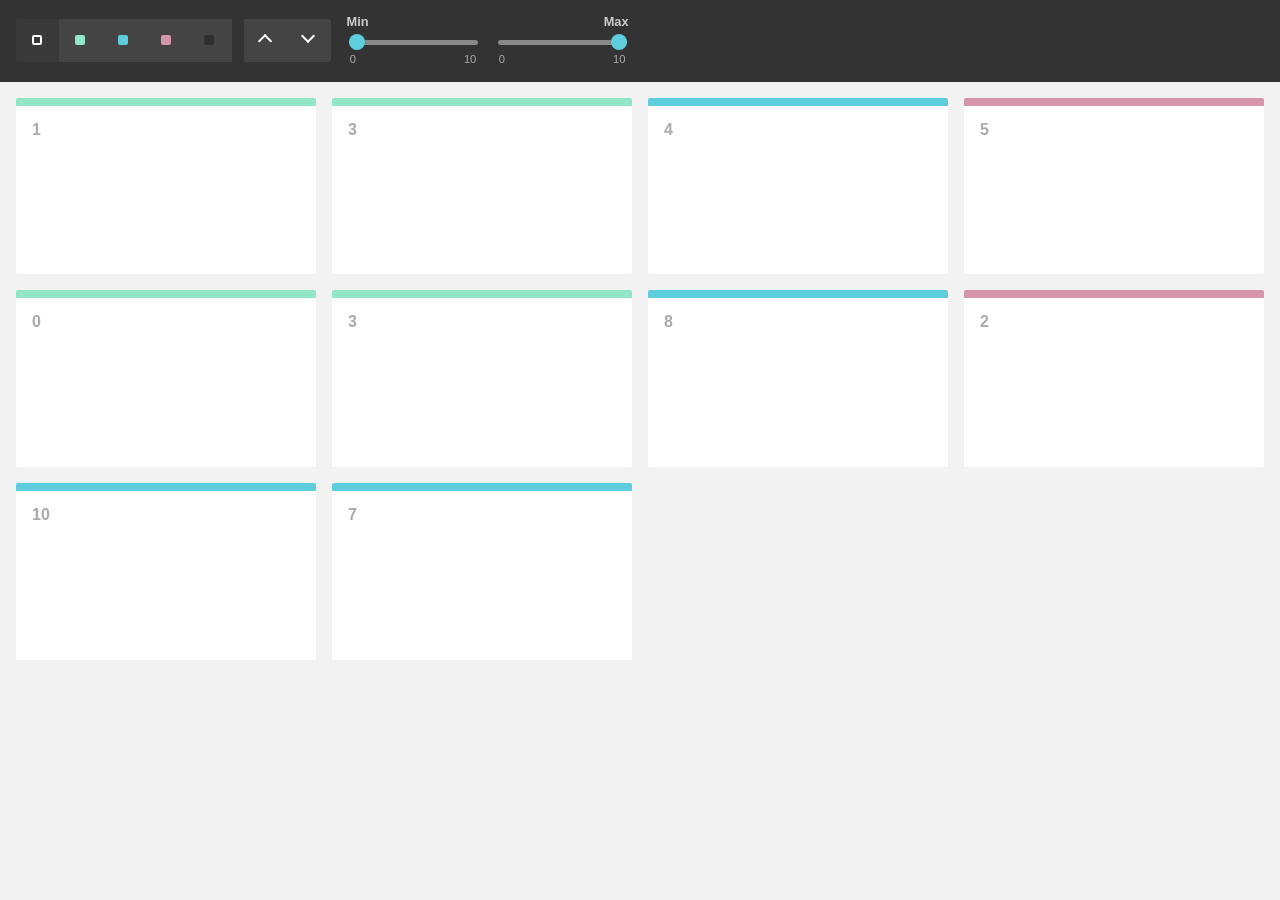
<file: patrickkunka-mixitup-61dac05/demos/filtering-by-range/index.html>
<!DOCTYPE html>
<html>
    <head>
        <meta name="viewport" content="width=device-width, initial-scale=1">

        <link href="../reset.css" rel="stylesheet"/>
        <link href="./style.css" rel="stylesheet"/>

        <title>MixItUp Demo - Filtering by Range</title>

        <!--
        This demo hooks into MixItUp's plugins API to provide a means of applying
        additional non-selector-based contraints to our filtering logic, such as a
        minimum and maximum range.

        Although this demo uses the native <input type="range"> only, you are free to use any
        specialised range slider UI library instead (e.g. Bootstrap, jQuery UI, etc). Simply
        update the `getRange()` function to read values in from your plugin's API instead.

        NB: REQUIRES MixItUp v3.3.0 OR LATER!
        -->
    </head>
    <body>
        <div class="controls">
            <button type="button" class="control" data-filter="all">All</button>
            <button type="button" class="control" data-filter=".green">Green</button>
            <button type="button" class="control" data-filter=".blue">Blue</button>
            <button type="button" class="control" data-filter=".pink">Pink</button>
            <button type="button" class="control" data-filter="none">None</button>

            <button type="button" class="control" data-sort="size:asc">Asc</button>
            <button type="button" class="control" data-sort="size:desc">Desc</button>

            <datalist id="sizeLegend">
                <option value="0">
                <option value="1">
                <option value="2">
                <option value="3">
                <option value="4">
                <option value="6">
                <option value="7">
                <option value="8">
                <option value="9">
                <option value="10">
            </datalist>

            <div class="range-slider">
                <label class="range-slider-label">Min</label>

                <input name="minSize" class="range-slider-input" type="range" min="0" max="10" value="0" list="sizeLegend"/>
            </div>

            <div class="range-slider">
                <label class="range-slider-label">Max</label>

                <input name="maxSize" class="range-slider-input" type="range" min="0" max="10" value="10" list="sizeLegend"/>
            </div>
        </div>

        <div class="container" data-ref="container">
            <div class="mix green" data-size="1"></div>
            <div class="mix green" data-size="3"></div>
            <div class="mix blue" data-size="4"></div>
            <div class="mix pink" data-size="5"></div>
            <div class="mix green" data-size="0"></div>
            <div class="mix green" data-size="3"></div>
            <div class="mix blue" data-size="8"></div>
            <div class="mix pink" data-size="2"></div>
            <div class="mix blue" data-size="10"></div>
            <div class="mix blue" data-size="7"></div>

            <div class="gap"></div>
            <div class="gap"></div>
            <div class="gap"></div>
        </div>

        <script src="../mixitup.min.js"></script>

        <script>
            var container = document.querySelector('[data-ref="container"]');
            var minSizeRangeInput = document.querySelector('[name="minSize"]');
            var maxSizeRangeInput = document.querySelector('[name="maxSize"]');

            var mixer = mixitup(container, {
                animation: {
                    duration: 350
                }
            });

            /**
             * Reads the values from our two native range inputs, returning an object
             * with `min` and `max` numeric values.
             *
             * @return {object}
             */

            function getRange() {
                var min = Number(minSizeRangeInput.value);
                var max = Number(maxSizeRangeInput.value);

                return {
                    min: min,
                    max: max
                };
            }

            /**
             * Ensures that the mixer is re-filtered whenever the value of a range
             * input changes.
             *
             * @return {void}
             */

            function handleRangeInputChange() {
                mixer.filter(mixer.getState().activeFilter);
            }

            /**
             * Allows us to manipulate the test result (`true` or `false`) of a
             * target against the current filter selector(s) (e.g. `.blue`).
             *
             * In this case we want to apply an additional constraint of whether or not the
             * target is within an arbitrary range, and override the test result to `false`
             * if not. The function must always return the test result.
             *
             * @param {boolean} testResult
             *     A boolean indicating whether or not the target is passing the current filtering criteria.
             * @param {mixitup.Target} target
             *     A reference to the target being tested
             * @return {boolean}
             */

            function filterTestResult(testResult, target) {
                var size = Number(target.dom.el.getAttribute('data-size'));
                var range = getRange();

                if (size < range.min || size > range.max) {
                    testResult = false;
                }

                return testResult;
            }

            // Using the static method `registerFilter` from the MixItUp plugins API, we can
            // register the above function as a filter, to manipulate the value returned from the
            // `testResultEvaluateHideShow` hook.

            mixitup.Mixer.registerFilter('testResultEvaluateHideShow', 'range', filterTestResult);

            // Listen for change events from the two range inputs

            minSizeRangeInput.addEventListener('change', handleRangeInputChange);
            maxSizeRangeInput.addEventListener('change', handleRangeInputChange);
        </script>
    </body>
</html>
</file>
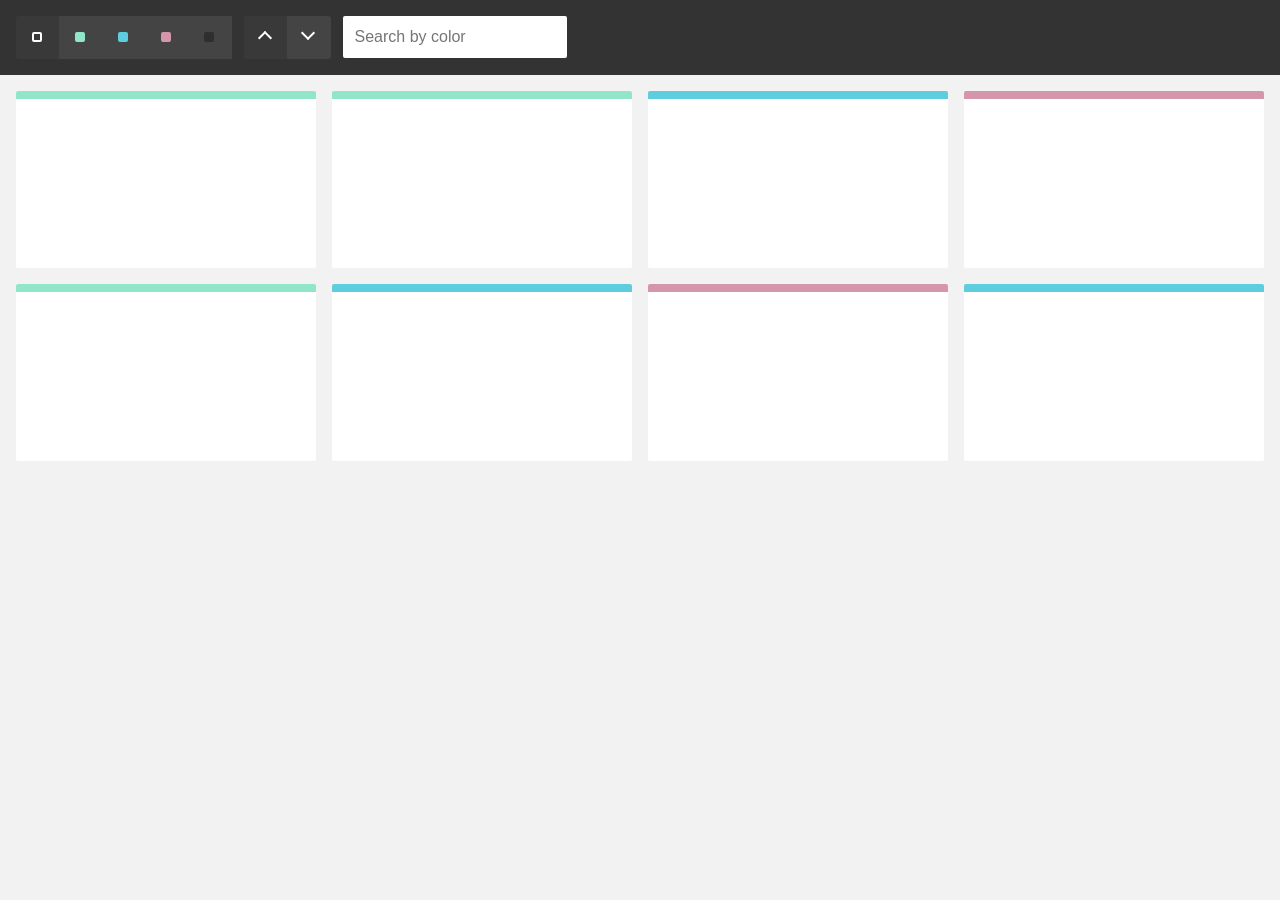
<file: patrickkunka-mixitup-61dac05/demos/filtering-by-text-input/index.html>
<!DOCTYPE html>
<html>
    <head>
        <meta name="viewport" content="width=device-width, initial-scale=1">

        <link href="../reset.css" rel="stylesheet"/>
        <link href="./style.css" rel="stylesheet"/>

        <title>MixItUp Demo - Filtering by Text Input</title>
    </head>
    <body>
        <div class="controls">
            <button type="button" class="control" data-filter="all">All</button>
            <button type="button" class="control" data-filter=".green">Green</button>
            <button type="button" class="control" data-filter=".blue">Blue</button>
            <button type="button" class="control" data-filter=".pink">Pink</button>
            <button type="button" class="control" data-filter="none">None</button>

            <button type="button" class="control" data-sort="default:asc">Asc</button>
            <button type="button" class="control" data-sort="default:desc">Desc</button>

            <input type="text" class="input" data-ref="input-search" placeholder="Search by color"/>
        </div>

        <div class="container" data-ref="container">
            <div class="mix green"></div>
            <div class="mix green"></div>
            <div class="mix blue"></div>
            <div class="mix pink"></div>
            <div class="mix green"></div>
            <div class="mix blue"></div>
            <div class="mix pink"></div>
            <div class="mix blue"></div>

            <div class="gap"></div>
            <div class="gap"></div>
            <div class="gap"></div>
        </div>

        <script src="../mixitup.min.js"></script>

        <script>
            var container = document.querySelector('[data-ref="container"]');
            var inputSearch = document.querySelector('[data-ref="input-search"]');
            var keyupTimeout;

            var mixer = mixitup(container, {
                animation: {
                    duration: 350
                },
                callbacks: {
                    onMixClick: function() {
                        // Reset the search if a filter is clicked

                        if (this.matches('[data-filter]')) {
                            inputSearch.value = '';
                        }
                    }
                }
            });

            // Set up a handler to listen for "keyup" events from the search input

            inputSearch.addEventListener('keyup', function() {
                var searchValue;

                if (inputSearch.value.length < 3) {
                    // If the input value is less than 3 characters, don't send

                    searchValue = '';
                } else {
                    searchValue = inputSearch.value.toLowerCase().trim();
                }

                // Very basic throttling to prevent mixer thrashing. Only search
                // once 350ms has passed since the last keyup event

                clearTimeout(keyupTimeout);

                keyupTimeout = setTimeout(function() {
                    filterByString(searchValue);
                }, 350);
            });

            /**
             * Filters the mixer using a provided search string, which is matched against
             * the contents of each target's "class" attribute. Any custom data-attribute(s)
             * could also be used.
             *
             * @param  {string} searchValue
             * @return {void}
             */

            function filterByString(searchValue) {
                if (searchValue) {
                    // Use an attribute wildcard selector to check for matches

                    mixer.filter('[class*="' + searchValue + '"]');
                } else {
                    // If no searchValue, treat as filter('all')

                    mixer.filter('all');
                }
            }
        </script>
    </body>
</html>
</file>
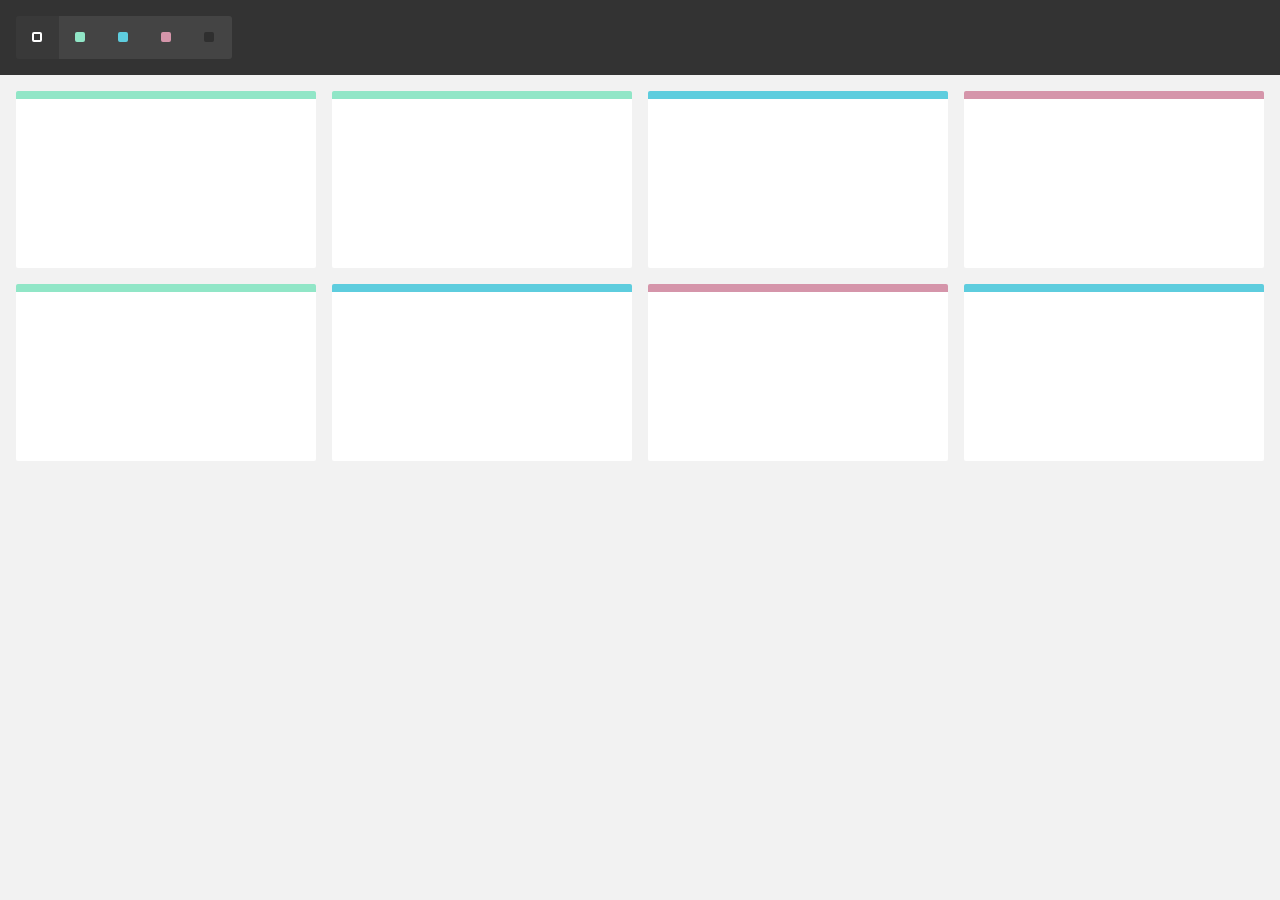
<file: patrickkunka-mixitup-61dac05/demos/filtering-by-url/index.html>
<!DOCTYPE html>
<html>
    <head>
        <meta name="viewport" content="width=device-width, initial-scale=1">

        <link href="../reset.css" rel="stylesheet"/>
        <link href="./style.css" rel="stylesheet"/>

        <title>MixItUp Demo - Filtering by URL</title>
    </head>
    <body>
        <div class="controls">
            <button type="button" class="control" data-filter="all">All</button>
            <button type="button" class="control" data-filter=".green">Green</button>
            <button type="button" class="control" data-filter=".blue">Blue</button>
            <button type="button" class="control" data-filter=".pink">Pink</button>
            <button type="button" class="control" data-filter="none">None</button>
        </div>

        <div class="container">
            <div class="mix green"></div>
            <div class="mix green"></div>
            <div class="mix blue"></div>
            <div class="mix pink"></div>
            <div class="mix green"></div>
            <div class="mix blue"></div>
            <div class="mix pink"></div>
            <div class="mix blue"></div>

            <div class="gap"></div>
            <div class="gap"></div>
            <div class="gap"></div>
        </div>

        <script src="../mixitup.min.js"></script>

        <script>
            // As we have no server-side application or routes, we will use
            // a URL "hash" for this demo, but we chould just as easily use
            // a URL route segment.

            // As we will use the target selector in several parts of the demo,
            // we will declare it as a variable here.

            var targetSelector = '.mix';

            /**
             * Reads a hash from the URL (if present), and converts it into a class
             * selector string. E.g "#green" -> ".green". Otherwise, defaults
             * to the targetSelector, equivalent to "all"
             *
             * @return {string}
             */

            function getSelectorFromHash() {
                var hash = window.location.hash.replace(/^#/g, '');

                var selector = hash ? '.' + hash : targetSelector;

                return selector;
            }

            /**
             * Updates the URL whenever the current filter changes.
             *
             * @param   {mixitup.State} state
             * @return  {void}
             */

            function setHash(state) {
                var selector = state.activeFilter.selector;
                var newHash = '#' + selector.replace(/^\./g, '');

                if (selector === targetSelector && window.location.hash) {
                    // Equivalent to filter "all", remove the hash

                    history.pushState(null, document.title, window.location.pathname); // or history.replaceState()
                } else if (newHash !== window.location.hash && selector !== targetSelector) {
                    // Change the hash

                    history.pushState(null, document.title, window.location.pathname + newHash); // or history.replaceState()
                }
            }

            // Instantiate and configure the mixer

            var mixer = mixitup('.container', {
                selectors: {
                    target: targetSelector
                },
                load: {
                    filter: getSelectorFromHash() // Ensure that the mixer's initial filter matches the URL on startup
                },
                callbacks: {
                    onMixEnd: setHash // Call the setHash() method at the end of each operation
                }
            });

            // Add an "onhashchange" handler to keep the mixer in sync as the user goes
            // back and forward through their history.

            // NB: This may or may not be the desired behavior for your project. If you don't
            // want MixItUp operations to count as individual history items, simply use
            // 'replaceState()' instead of 'pushState()' within the 'setHash()' function above.
            // In which case this handler would no longer be neccessary.

            window.onhashchange = function() {
                var selector = getSelectorFromHash();

                if (selector === mixer.getState().activeFilter.selector) return; // no change

                mixer.filter(selector);
            };
        </script>
    </body>
</html>
</file>
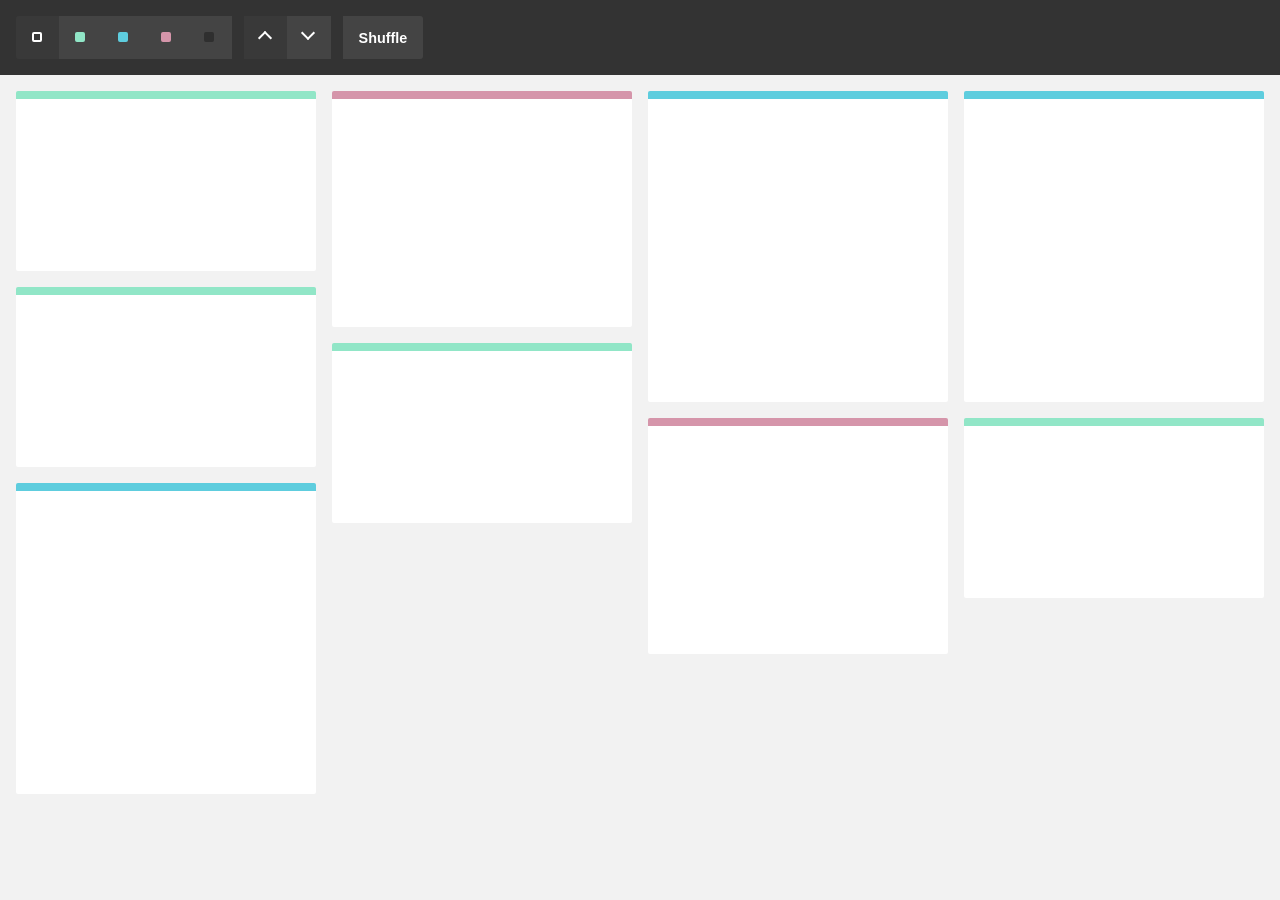
<file: patrickkunka-mixitup-61dac05/demos/grid-columns/index.html>
<!DOCTYPE html>
<html>
    <head>
        <meta name="viewport" content="width=device-width, initial-scale=1">

        <link href="../reset.css" rel="stylesheet"/>
        <link href="./style.css" rel="stylesheet"/>

        <title>MixItUp Demo - Columns Grid</title>
    </head>
    <body>
        <div class="controls">
            <button type="button" class="control" data-filter="all">All</button>
            <button type="button" class="control" data-filter=".green">Green</button>
            <button type="button" class="control" data-filter=".blue">Blue</button>
            <button type="button" class="control" data-filter=".pink">Pink</button>
            <button type="button" class="control" data-filter="none">None</button>

            <button type="button" class="control" data-sort="default:asc">Asc</button>
            <button type="button" class="control" data-sort="default:desc">Desc</button>

            <button type="button" class="control text" data-sort="random">Shuffle</button>
        </div>

        <div class="container">
            <div class="mix green"></div>
            <div class="mix green"></div>
            <div class="mix blue"></div>
            <div class="mix pink"></div>
            <div class="mix green"></div>
            <div class="mix blue"></div>
            <div class="mix pink"></div>
            <div class="mix blue"></div>
            <div class="mix green"></div>
        </div>

        <script src="../mixitup.min.js"></script>

        <script>
            var containerEl = document.querySelector('.container');

            var mixer = mixitup(containerEl, {
                animation: {
                    animateResizeContainer: false // required to prevent column algorithm bug
                }
            });

            // NB: See comments in stylesheet regarding fixes for chrome and safari "flickering"
        </script>
    </body>
</html>
</file>
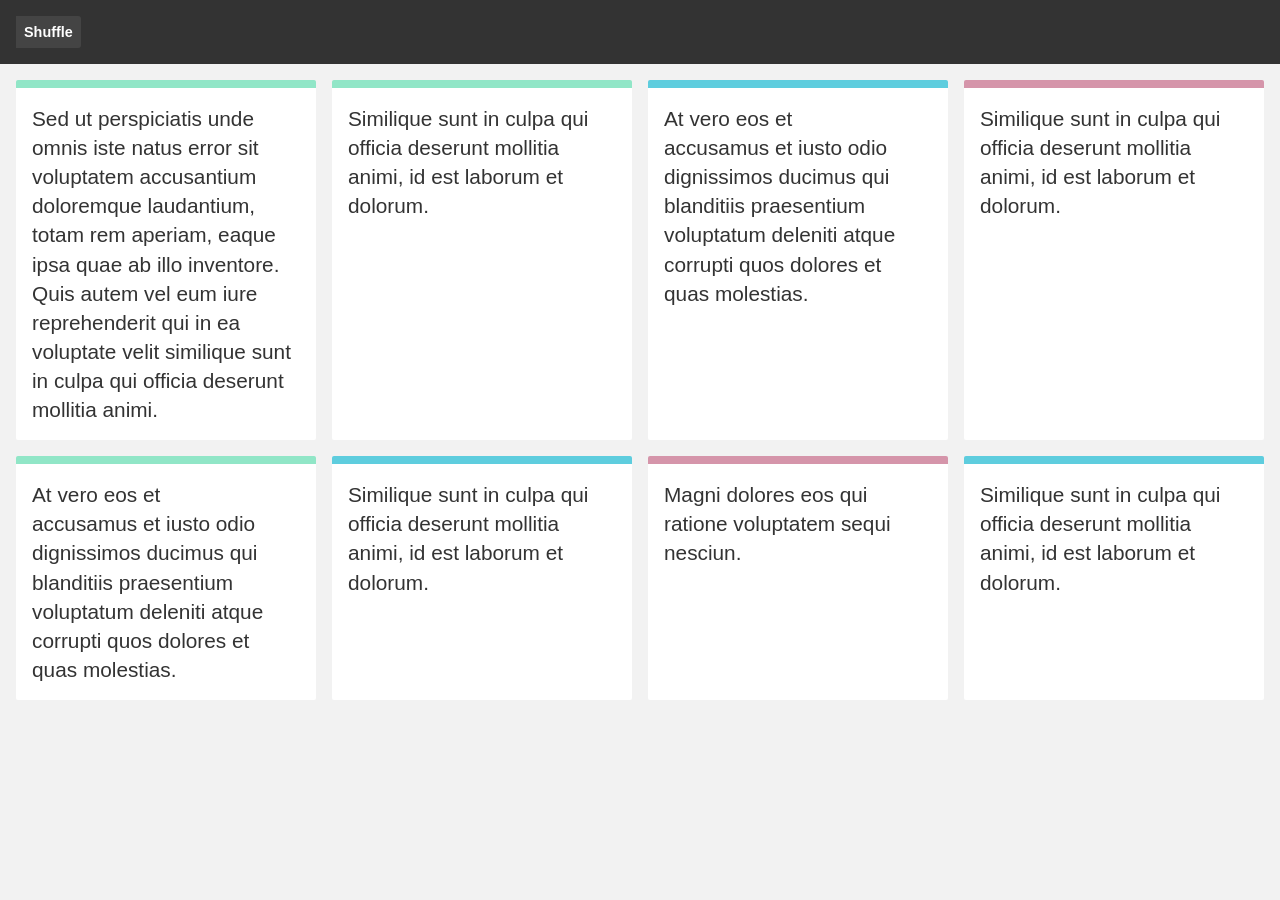
<file: patrickkunka-mixitup-61dac05/demos/grid-flex-box-matching-heights/index.html>
<!DOCTYPE html>
<html>
    <head>
        <meta name="viewport" content="width=device-width, initial-scale=1">

        <link href="../reset.css" rel="stylesheet"/>
        <link href="./style.css" rel="stylesheet"/>

        <title>MixItUp Demo - Flex-box Grid with Matching Heights</title>
    </head>
    <body>
        <div class="controls">
            <button type="button" class="control" data-sort="random">Shuffle</button>
        </div>

        <div class="container">
            <div class="mix green">
                <p>Sed ut perspiciatis unde omnis iste natus error sit voluptatem accusantium doloremque laudantium, totam rem aperiam, eaque ipsa quae ab illo inventore. Quis autem vel eum iure reprehenderit qui in ea voluptate velit similique sunt in culpa qui officia deserunt mollitia animi.</p>
            </div>

            <div class="mix green">
                <p>Similique sunt in culpa qui officia deserunt mollitia animi, id est laborum et dolorum.</p>
            </div>

            <div class="mix blue">
                <p>At vero eos et accusamus et iusto odio dignissimos ducimus qui blanditiis praesentium voluptatum deleniti atque corrupti quos dolores et quas molestias.<p>
            </div>

            <div class="mix pink">
                <p>Similique sunt in culpa qui officia deserunt mollitia animi, id est laborum et dolorum.</p>
            </div>

            <div class="mix green">
                <p>At vero eos et accusamus et iusto odio dignissimos ducimus qui blanditiis praesentium voluptatum deleniti atque corrupti quos dolores et quas molestias.<p>
            </div>

            <div class="mix blue">
                <p>Similique sunt in culpa qui officia deserunt mollitia animi, id est laborum et dolorum.</p>
            </div>

            <div class="mix pink">
                <p>Magni dolores eos qui ratione voluptatem sequi nesciun.</p>
            </div>

            <div class="mix blue">
                <p>Similique sunt in culpa qui officia deserunt mollitia animi, id est laborum et dolorum.</p>
            </div>

            <div class="gap"></div>
            <div class="gap"></div>
            <div class="gap"></div>
        </div>

        <script src="../mixitup.min.js"></script>

        <script>
            var containerEl = document.querySelector('.container');

            var mixer = mixitup(containerEl, {
                animation: {
                    animateResizeTargets: true
                }
            });
        </script>
    </body>
</html>
</file>
<file: base.1.css>
@import url('https://fonts.googleapis.com/css?family=Montserrat:400,700');

  body {
    background: #ffffff;
    font-family: 'Montserrat', sans-serif;
    
    overflow-x: hidden;
  }



  /*---------------------------------------
     TYPOGRAPHY              
  -----------------------------------------*/

  h1,h2,h3,h4,h5,h6 {
    font-weight: bold;
    line-height: inherit;
  }

  h1 {
    color: #252525;
    font-size: 3em;
    line-height: 50px;
  }

  h2 {
    color: #353535;
    font-size: 2em;
    padding-bottom: 10px;
  }

  h3 {
    font-size: 1.5em;
    margin-bottom: 0;
  }

  h3,
  h3 a {
    color: #454545;
  }

  p {
    color: #757575;
    font-size: 14px;
    line-height: 1.8;
    font-weight: 400;
    line-height: 24px;
  }

  .tit{
  margin-bottom: 80px;
  display: inline-block;
  color: #444;
  text-transform: uppercase;
}

  
  /*---------------------------------------
     GENERAL               
  -----------------------------------------*/

  html{
    -webkit-font-smoothing: antialiased;
  }

  a {
    color: #252525;
    -webkit-transition: 0.5s;
    transition: 0.5s;
    text-decoration: none !important;
  }

  a:hover, a:active, a:focus {
    color: #ce3232;
    outline: none;
  }

  ::-webkit-scrollbar{
    width: 8px;
    height: 8px;
  }

  ::-webkit-scrollbar-thumb {
    cursor: pointer;
    background: #000000;
  }

  .section-title {
    padding-bottom: 40px;
  }

  .section-title h2 {
    margin: 0;
  }

  .section-title h4 {
    color: #bfbdbd;
    font-size: 10px;
    letter-spacing: 1px;
    text-transform: uppercase;
    margin-top: 0;
  }

  .overlay {
    background: rgba(0,0,0,0.5);
    position: absolute;
    top: 0;
    right: 0;
    bottom: 0;
    left: 0;
    width: 100%;
    height: 100%;
  }

  section {
    position: relative;
    padding: 100px 0;
  }

  #team, 
  #menu,
  #testimonial {
    text-align: center;
  }

  .about-image img,
  .team-thumb img {
    width: 100%;
  }
  
  #google-map iframe {
    border: 0;
    width: 100%;
    height: 390px;
  }



  /*---------------------------------------
     BUTTONS               
  -----------------------------------------*/

  .section-btn {
    background: #ce3232;
    border-radius: 0;
    border: 0;
    color: #f9f9f9;
    font-size: inherit;
    font-weight: normal;
    padding: 10px 25px;
    transition: 0.5s 0.2s;
  }



  /*---------------------------------------
       PRE LOADER              
  -----------------------------------------*/

  .preloader {
    position: fixed;
    top: 0;
    left: 0;
    width: 100%;
    height: 100%;
    z-index: 99999;
    display: flex;
    flex-flow: row nowrap;
    justify-content: center;
    align-items: center;
    background: none repeat scroll 0 0 #ffffff;
  }

  .spinner {
    border: 1px solid transparent;
    border-radius: 3px;
    position: relative;
  }

  .spinner:before {
    content: '';
    box-sizing: border-box;
    position: absolute;
    top: 50%;
    left: 50%;
    width: 45px;
    height: 45px;
    margin-top: -10px;
    margin-left: -10px;
    border-radius: 50%;
    border: 1px solid #575757;
    border-top-color: #ffffff;
    animation: spinner .9s linear infinite;
  }

  @-webkit-@keyframes spinner {
    to {transform: rotate(360deg);}
  }

  @keyframes spinner {
    to {transform: rotate(360deg);}
  }




  .custom-navbar {
    border: none;
    margin-bottom: 0;
    padding: 25px 0;
  }

  .custom-navbar .navbar-brand {
    color: #ffffff;
    font-size: 18px;
    font-weight: bold;
  }

  .custom-navbar .navbar-brand span {
    color: #ce3232;
  }

  .top-nav-collapse {
    background: #ffffff;
  }

  .custom-navbar .navbar-nav.navbar-nav-first {
    margin-left: 8em;
  }

  .custom-navbar .navbar-nav.navbar-right li a {
    padding-right: 12px;
    padding-left: 12px;
  }

  .custom-navbar .navbar-nav.navbar-right .section-btn {
    display: inline-block;
    margin: 0.2em 0 0 1em;
  }

  .custom-navbar .navbar-nav.navbar-right .section-btn:hover {
    background: #292929;
    color: #ffffff;
  }

  .custom-navbar .navbar-nav.navbar-right .section-btn:focus {
    color: #ffffff;
  }

  .custom-navbar .navbar-nav.navbar-right .section-btn a {
    padding: 10px 25px;
  }

  .custom-navbar .nav .section-btn a:hover {
    color: #ffffff;
  }

  .custom-navbar .nav li a {
    font-size: 12px;
    font-weight: bold;
    color: #ffffff;
    padding-right: 22px;
    padding-left: 22px;
    text-transform: uppercase;
  }

  .custom-navbar .nav li a:hover {
    background: transparent;
    color: #ce3232;
  }

  .custom-navbar .navbar-nav > li > a:hover,
  .custom-navbar .navbar-nav > li > a:focus {
    background-color: transparent;
  }

  .custom-navbar .nav li.active > a {
    background-color: transparent;
    color: #ce3232;
  }

  .custom-navbar .navbar-toggle {
    border: none;
    padding-top: 10px;
  }

  .custom-navbar .navbar-toggle {
    background-color: transparent;
  }

  .custom-navbar .navbar-toggle .icon-bar {
    background: #252525;
    border-color: transparent;
  }

  @media(min-width:768px) {
    .custom-navbar {
      border-bottom: 0;
      background: 0 0; 
    }

    .custom-navbar.top-nav-collapse {
      background: #ffffff;
      -webkit-box-shadow: 0 1px 30px rgba(0, 0, 0, 0.1);
      -moz-box-shadow: 0 1px 30px rgba(0, 0, 0, 0.1);
      box-shadow: 0 1px 30px rgba(0, 0, 0, 0.1);
      padding: 12px 0;
    }

    .top-nav-collapse .navbar-brand {
      color: #454545;
    }

    .top-nav-collapse .nav li a {
      color: #575757;
    }

    .top-nav-collapse .nav .section-btn a {
      color: #ffffff;
    }
  }

  .subnav {
    position: absolute;
    display: none;
    background: red;
    z-index: 10000;
  }

  .custom-navbar li:hover .subnav {
    display: block;
  }


  /*---------------------------------------
      HOME              
  -----------------------------------------*/

  #home {
    padding: 0;
  }

  #home h1 {
    color: #ffffff;
    padding-bottom: 30px;
  }

  #home h3 {
    color: #f9f9f9;
    font-size: 14px;
    line-height: inherit;
    letter-spacing: 2px;
    text-transform: uppercase;
    margin: 0;
  }

  @media (min-width: 768px) {
    .slider .col-md-8 {
      padding-left: 0;
    }
  }

  .slider .owl-dots {
    position: absolute;
    top: 50%;
    right: 2em;
    justify-content: center;
  }

  .owl-theme .owl-dots .owl-dot {
    display: block;
  }

  .owl-theme .owl-dots .owl-dot span {
    width: 12px;
    height: 12px;
    margin: 7px 10px;
    border: 2px solid #d9d9d9;
    background: transparent;
    display: block;
    -webkit-backface-visibility: visible;
    transition: opacity 200ms ease;
    border-radius: 30px;
  }

  .owl-theme .owl-dots .owl-dot.active span, .owl-theme .owl-dots .owl-dot:hover span {
    background-color: #ffffff;
    border-color: transparent;
  }

  .slider .caption {
    display: flex;
    justify-content: center;
    flex-direction: column;
    text-align: left;
    background-color: rgba(20,20,20,0.2);
    height: 100%;
    color: #fff;
    cursor: e-resize;
    padding: 4em 0 0 2em;
  }

  .slider .item {
    background-position: inherit;
    background-repeat: no-repeat;
    background-attachment: local;
    background-size: cover;
    height: 650px;
  }

  .slider .item-first {
    background-image: url(images/tep.jpg);
  }

  .slider .item-second {
    background-image: url(images/scuba_diving.jpg);
  }

  .slider .item-third {
    background-image: url(images/tango.jpg);
  }

  .slider .item-second .section-btn {
    background: #292929;
  }

  .slider .item-second .section-btn:hover {
    background: #ffffff;
  }

  .slider .item-third .section-btn {
    background: transparent;
    border: 1px solid #ffffff;
  }

  .slider .item-third .section-btn:hover,
  .slider .item-third .section-btn:focus {
    background: #ce3232;
    border-color: transparent;
    color: #ffffff;
  }


/*---------------------------------------
     MENU              
  -----------------------------------------*/

  #menu {
    padding-bottom: 0;
  }

  #menu .container {
    width: 100%;
  }

  #menu .col-md-4 {
    margin: 0;
    padding: 0;
  }

  .menu-thumb img {
    width: 100%;
    transition: 0.5s;
  }

  .menu-thumb:hover img {
    transform: scale(1.15);
  }

  #menu .menu-thumb {
    overflow: hidden;
    position: relative;
    cursor: pointer;
    width: 102%;
  }

  .menu-thumb .menu-info {
    position: absolute;
    top: 60%;
    left: 0px;
    right: 0px;
    bottom: 0px;
    text-align: left;
    padding: 25px 30px;
    transition: 0.5s 0.2s;
  }

  .menu-info .menu-item {
    float: left;
  }

  .menu-info .menu-price {
    float: right;
  }

  .menu-info .menu-price span {
    font-size: 20px;
    font-weight: bold;
    line-height: normal;
    display: block;
    margin-top: 10px;
  }

  .menu-thumb .menu-info h3,
  .menu-thumb .menu-info p,
  .menu-thumb .menu-info span {
    transform: translateY(100%);
    opacity: 0;
    display: block;
    transition: 0.5s 0.2s;
    color: #ffffff;
    z-index: 2;
    position: relative;
  }

  .menu-thumb .menu-info h3 {
    margin-top: 0;
  }

  .menu-thumb .menu-info p {
    color: #d9d9d9;
    text-transform: uppercase;
    font-size: 10px;
    font-weight: bold;
    letter-spacing: 1px;
  }

  .menu-thumb:hover .menu-info h3,
  .menu-thumb:hover .menu-info p,
  .menu-thumb:hover .menu-info span {
    transform: translateY(0px);
    opacity: 1;
  }

  .menu-thumb:hover .menu-info {
    background: rgba(0,0,0,0.8);
  }


/*---------------------------------------
      PORTFOLIO GALLERY             
  -----------------------------------------*/

  /* Center website */
.main {
  max-width: 1000px;
  margin: auto;
}

h1 {
  font-size: 50px;
  word-break: break-all;
}

.row {
  margin: 10px -16px;
}

/* Add padding BETWEEN each column */
.row,
.row > .column {
  padding: 8px;
}

/* Create three equal columns that floats next to each other */
.column {
  float: left;
  width: 33.33%;
  @media only screen and (max-width: 640px) {
    width: 100%;
    height: 100%;
  }
  // display: flex;
  // justify-content: flex-start;
  display: none; /* Hide all elements by default */
}

/* Clear floats after rows */
// .row:after {
//   content: "";
//   display: table;
//   clear: both;
// }

/* Content */
.content {
  background-color: white;
  padding: 10px;
  img {
    max-height: 300px;
  }
  @media only screen and (max-width: 640px) {
    img {
      max-height: auto;
    }
  }
}

/* The "show" class is added to the filtered elements */
.show {
  display: block;
}

/* Style the buttons */
.btn {
  border: none;
  outline: none;
  padding: 12px 16px;
  background-color: white;
  cursor: pointer;
}

.btn:hover {
  background-color: #ddd;
}

.btn.active {
  background-color: #666;
  color: white;
}
</file>
<file: patrickkunka-mixitup-61dac05/demos/attribute-selectors/style.css>
html,
body {
    height: 100%;
    background: #f2f2f2;
}

*,
*:before,
*:after {
    box-sizing: border-box;
}

/* Controls
---------------------------------------------------------------------- */

.controls {
    padding: 1rem;
    background: #333;
    font-size: 0.1px;
}

.control {
    position: relative;
    display: inline-block;
    width: 2.7rem;
    height: 2.7rem;
    background: #444;
    cursor: pointer;
    font-size: 0.1px;
    color: white;
    transition: background 150ms;
}

.control:hover {
    background: #3f3f3f;
}

.control[data-filter]:after {
    content: '';
    position: absolute;
    width: 10px;
    height: 10px;
    top: calc(50% - 6px);
    left: calc(50% - 6px);
    border: 2px solid currentColor;
    border-radius: 2px;
    background: currentColor;
    transition: background-color 150ms, border-color 150ms;
}

.control[data-sort]:after {
    content: '';
    position: absolute;
    width: 10px;
    height: 10px;
    border-top: 2px solid;
    border-left: 2px solid;
    top: calc(50% - 6px);
    left: calc(50% - 6px);
    transform:  translateY(1px) rotate(45deg);
}

.control[data-sort*=":desc"]:after {
    transform:  translateY(-4px) rotate(-135deg);
}

.mixitup-control-active {
    background: #393939;
}

.mixitup-control-active[data-filter]:after {
    background: transparent;
}

.control:first-of-type {
    border-radius: 3px 0 0 3px;
}

.control:last-of-type {
    border-radius: 0 3px 3px 0;
}

.control[data-filter] + .control[data-sort] {
    margin-left: .75rem;
}

.control[data-filter=".green"] {
    color: #91e6c7;
}

.control[data-filter=".blue"] {
    color: #5ecdde;
}

.control[data-filter=".pink"] {
    color: #d595aa;
}

.control[data-filter="none"] {
    color: #2f2f2f;
}

/* Container
---------------------------------------------------------------------- */

.container {
    padding: 1rem;
    text-align: justify;
    font-size: 0.1px;
}

.container:after {
    content: '';
    display: inline-block;
    width: 100%;
}

/* Grid Items
---------------------------------------------------------------------- */

.item,
.gap {
    display: inline-block;
    vertical-align: top;
}

.item {
    background: #fff;
    border-top: .5rem solid currentColor;
    border-radius: 2px;
    margin-bottom: 1rem;
    position: relative;
}

.item:before {
    content: '';
    display: inline-block;
    padding-top: 56.25%;
}

.item.green {
    color: #91e6c7;
}

.item.pink {
    color: #d595aa;
}

.item.blue {
    color: #5ecdde;
}

/* Grid Breakpoints
---------------------------------------------------------------------- */

/* 2 Columns */

.item,
.gap {
    width: calc(100%/2 - (((2 - 1) * 1rem) / 2));
}

/* 3 Columns */

@media screen and (min-width: 541px) {
    .item,
    .gap {
        width: calc(100%/3 - (((3 - 1) * 1rem) / 3));
    }
}

/* 4 Columns */

@media screen and (min-width: 961px) {
    .item,
    .gap {
        width: calc(100%/4 - (((4 - 1) * 1rem) / 4));
    }
}

/* 5 Columns */

@media screen and (min-width: 1281px) {
    .item,
    .gap {
        width: calc(100%/5 - (((5 - 1) * 1rem) / 5));
    }
}
</file>
<file: patrickkunka-mixitup-61dac05/demos/basic-ie-8/style.css>
html,
body {
    height: 100%;
    background: #f2f2f2;
}

*,
*:before,
*:after {
    box-sizing: border-box;
}

/* Controls
---------------------------------------------------------------------- */

.controls {
    padding: 16px;
    background: #333;
    font-size: 0.1px;
}

.control {
    position: relative;
    display: inline-block;
    vertical-align: top;
    padding: 10px;
    font-size: 15px;
    height: 35px;
    min-width: 25px;
    background: #444;
    cursor: pointer;
    color: white;
    font-weight: 800;
    transition: background 150ms;
}

.control:hover {
    background: #3f3f3f;
}

.control[data-sort*=":desc"]:after {
    transform:  translateY(-4px) rotate(-135deg);
}

.mixitup-control-active {
    background: #393939;
}

.control[data-filter="all"] {
    background: #fff;
}

.control[data-filter=".green"] {
    background: #91e6c7;
}

.control[data-filter=".blue"] {
    background: #5ecdde;
}

.control[data-filter=".pink"] {
    background: #d595aa;
}

.control[data-filter="none"] {
    background: #2f2f2f;
}

/* Container
---------------------------------------------------------------------- */

.container {
    padding: 16px;
    text-align: justify;
    font-size: 0.1px;
}

.container:after {
    content: '';
    display: inline-block;
    width: 100%;
}

/* Target Elements
---------------------------------------------------------------------- */

.mix,
.gap {
    display: inline-block;
    vertical-align: top;
}

.mix {
    background: #fff;
    border-top: 8px solid transparent;
    border-radius: 2px;
    margin-bottom: 1.25%;
    position: relative;
}

.mix:before {
    content: '';
    display: inline-block;
    padding-top: 56.25%;
}

.mix.green {
    border-top-color: #91e6c7;
}

.mix.pink {
    border-top-color: #d595aa;
}

.mix.blue {
    border-top-color: #5ecdde;
}

.mix,
.gap {
    width: 24%;
}
</file>
<file: patrickkunka-mixitup-61dac05/demos/basic/style.css>
html,
body {
    height: 100%;
    background: #f2f2f2;
}

*,
*:before,
*:after {
    box-sizing: border-box;
}

/* Controls
---------------------------------------------------------------------- */

.controls {
    padding: 1rem;
    background: #333;
    font-size: 0.1px;
}

.control {
    position: relative;
    display: inline-block;
    width: 2.7rem;
    height: 2.7rem;
    background: #444;
    cursor: pointer;
    font-size: 0.1px;
    color: white;
    transition: background 150ms;
}

.control:hover {
    background: #3f3f3f;
}

.control[data-filter]:after {
    content: '';
    position: absolute;
    width: 10px;
    height: 10px;
    top: calc(50% - 6px);
    left: calc(50% - 6px);
    border: 2px solid currentColor;
    border-radius: 2px;
    background: currentColor;
    transition: background-color 150ms, border-color 150ms;
}

.control[data-sort]:after {
    content: '';
    position: absolute;
    width: 10px;
    height: 10px;
    border-top: 2px solid;
    border-left: 2px solid;
    top: calc(50% - 6px);
    left: calc(50% - 6px);
    transform:  translateY(1px) rotate(45deg);
}

.control[data-sort*=":desc"]:after {
    transform:  translateY(-4px) rotate(-135deg);
}

.mixitup-control-active {
    background: #393939;
}

.mixitup-control-active[data-filter]:after {
    background: transparent;
}

.control:first-of-type {
    border-radius: 3px 0 0 3px;
}

.control:last-of-type {
    border-radius: 0 3px 3px 0;
}

.control[data-filter] + .control[data-sort] {
    margin-left: .75rem;
}

.control[data-filter=".green"] {
    color: #91e6c7;
}

.control[data-filter=".blue"] {
    color: #5ecdde;
}

.control[data-filter=".pink"] {
    color: #d595aa;
}

.control[data-filter="none"] {
    color: #2f2f2f;
}

/* Container
---------------------------------------------------------------------- */

.container {
    padding: 1rem;
    text-align: justify;
    font-size: 0.1px;
}

.container:after {
    content: '';
    display: inline-block;
    width: 100%;
}

/* Target Elements
---------------------------------------------------------------------- */

.mix,
.gap {
    display: inline-block;
    vertical-align: top;
}

.mix {
    background: #fff;
    border-top: .5rem solid currentColor;
    border-radius: 2px;
    margin-bottom: 1rem;
    position: relative;
}

.mix:before {
    content: '';
    display: inline-block;
    padding-top: 56.25%;
}

.mix.green {
    color: #91e6c7;
}

.mix.pink {
    color: #d595aa;
}

.mix.blue {
    color: #5ecdde;
}

/* Grid Breakpoints
---------------------------------------------------------------------- */

/* 2 Columns */

.mix,
.gap {
    width: calc(100%/2 - (((2 - 1) * 1rem) / 2));
}

/* 3 Columns */

@media screen and (min-width: 541px) {
    .mix,
    .gap {
        width: calc(100%/3 - (((3 - 1) * 1rem) / 3));
    }
}

/* 4 Columns */

@media screen and (min-width: 961px) {
    .mix,
    .gap {
        width: calc(100%/4 - (((4 - 1) * 1rem) / 4));
    }
}

/* 5 Columns */

@media screen and (min-width: 1281px) {
    .mix,
    .gap {
        width: calc(100%/5 - (((5 - 1) * 1rem) / 5));
    }
}
</file>
<file: patrickkunka-mixitup-61dac05/demos/checkboxes-with-reset-checkbox/style.css>
html,
body {
    height: 100%;
    background: #f2f2f2;
}

*,
*:before,
*:after {
    box-sizing: border-box;
}

/* Controls
---------------------------------------------------------------------- */

.controls {
    padding: 1rem;
    background: #333;
    font-size: 0.1px;
}

.control {
    position: relative;
    display: inline-block;
    width: 2.7rem;
    height: 2.7rem;
    background: #444;
    cursor: pointer;
    font-size: 0.1px;
    color: white;
    transition: background 150ms;
}

.control:hover {
    background: #3f3f3f;
}

.control[data-filter]:after {
    content: '';
    position: absolute;
    width: 10px;
    height: 10px;
    top: calc(50% - 6px);
    left: calc(50% - 6px);
    border: 2px solid currentColor;
    border-radius: 2px;
    background: currentColor;
    transition: background-color 150ms, border-color 150ms;
}

.control[data-sort]:after {
    content: '';
    position: absolute;
    width: 10px;
    height: 10px;
    border-top: 2px solid;
    border-left: 2px solid;
    top: calc(50% - 6px);
    left: calc(50% - 6px);
    transform:  translateY(1px) rotate(45deg);
}

.control[data-sort*=":desc"]:after {
    transform:  translateY(-4px) rotate(-135deg);
}

.mixitup-control-active {
    background: #393939;
}

.mixitup-control-active[data-filter]:after {
    background: transparent;
}

.control:first-of-type {
    border-radius: 3px 0 0 3px;
}

.control:last-of-type {
    border-radius: 0 3px 3px 0;
}

.checkbox-group {
    display: inline-block;
    padding: .5rem;
    background: #2a2a2a;
    margin-right: .75rem;
    vertical-align: top;
}

.checkbox {
    text-align: justify;
}

.checkbox:after {
    content: '';
    display: inline-block;
    width: 100%;
}

.checkbox-input,
.checkbox-label {
    display: inline-block;
}

.checkbox-label {
    color: white;
    font-family: 'helvetica-neue', arial, sans-serif;
    font-size: .9rem;
    margin-right: .5rem;
}

/* Container
---------------------------------------------------------------------- */

.container {
    padding: 1rem;
    text-align: justify;
    font-size: 0.1px;
}

.container:after {
    content: '';
    display: inline-block;
    width: 100%;
}

/* Target Elements
---------------------------------------------------------------------- */

.mix,
.gap {
    display: inline-block;
    vertical-align: top;
}

.mix {
    background: #fff;
    border-top: .5rem solid currentColor;
    border-radius: 2px;
    margin-bottom: 1rem;
    position: relative;
}

.mix:before {
    content: '';
    display: inline-block;
    padding-top: 56.25%;
}

.mix.green {
    color: #91e6c7;
}

.mix.pink {
    color: #d595aa;
}

.mix.blue {
    color: #5ecdde;
}

/* Grid Breakpoints
---------------------------------------------------------------------- */

/* 2 Columns */

.mix,
.gap {
    width: calc(100%/2 - (((2 - 1) * 1rem) / 2));
}

/* 3 Columns */

@media screen and (min-width: 541px) {
    .mix,
    .gap {
        width: calc(100%/3 - (((3 - 1) * 1rem) / 3));
    }
}

/* 4 Columns */

@media screen and (min-width: 961px) {
    .mix,
    .gap {
        width: calc(100%/4 - (((4 - 1) * 1rem) / 4));
    }
}

/* 5 Columns */

@media screen and (min-width: 1281px) {
    .mix,
    .gap {
        width: calc(100%/5 - (((5 - 1) * 1rem) / 5));
    }
}
</file>
<file: patrickkunka-mixitup-61dac05/demos/checkboxes/style.css>
html,
body {
    height: 100%;
    background: #f2f2f2;
}

*,
*:before,
*:after {
    box-sizing: border-box;
}

/* Controls
---------------------------------------------------------------------- */

.controls {
    padding: 1rem;
    background: #333;
    font-size: 0.1px;
}

.control {
    position: relative;
    display: inline-block;
    width: 2.7rem;
    height: 2.7rem;
    background: #444;
    cursor: pointer;
    font-size: 0.1px;
    color: white;
    transition: background 150ms;
}

.control:hover {
    background: #3f3f3f;
}

.control[data-filter]:after {
    content: '';
    position: absolute;
    width: 10px;
    height: 10px;
    top: calc(50% - 6px);
    left: calc(50% - 6px);
    border: 2px solid currentColor;
    border-radius: 2px;
    background: currentColor;
    transition: background-color 150ms, border-color 150ms;
}

.control[data-sort]:after {
    content: '';
    position: absolute;
    width: 10px;
    height: 10px;
    border-top: 2px solid;
    border-left: 2px solid;
    top: calc(50% - 6px);
    left: calc(50% - 6px);
    transform:  translateY(1px) rotate(45deg);
}

.control[data-sort*=":desc"]:after {
    transform:  translateY(-4px) rotate(-135deg);
}

.mixitup-control-active {
    background: #393939;
}

.mixitup-control-active[data-filter]:after {
    background: transparent;
}

.control:first-of-type {
    border-radius: 3px 0 0 3px;
}

.control:last-of-type {
    border-radius: 0 3px 3px 0;
}

.checkbox-group {
    display: inline-block;
    padding: .5rem;
    background: #2a2a2a;
    margin-right: .75rem;
    vertical-align: top;
}

.checkbox {
    text-align: justify;
}

.checkbox:after {
    content: '';
    display: inline-block;
    width: 100%;
}

.checkbox-input,
.checkbox-label {
    display: inline-block;
}

.checkbox-label {
    color: white;
    font-family: 'helvetica-neue', arial, sans-serif;
    font-size: .9rem;
    margin-right: .5rem;
}

/* Container
---------------------------------------------------------------------- */

.container {
    padding: 1rem;
    text-align: justify;
    font-size: 0.1px;
}

.container:after {
    content: '';
    display: inline-block;
    width: 100%;
}

/* Target Elements
---------------------------------------------------------------------- */

.mix,
.gap {
    display: inline-block;
    vertical-align: top;
}

.mix {
    background: #fff;
    border-top: .5rem solid currentColor;
    border-radius: 2px;
    margin-bottom: 1rem;
    position: relative;
}

.mix:before {
    content: '';
    display: inline-block;
    padding-top: 56.25%;
}

.mix.green {
    color: #91e6c7;
}

.mix.pink {
    color: #d595aa;
}

.mix.blue {
    color: #5ecdde;
}

/* Grid Breakpoints
---------------------------------------------------------------------- */

/* 2 Columns */

.mix,
.gap {
    width: calc(100%/2 - (((2 - 1) * 1rem) / 2));
}

/* 3 Columns */

@media screen and (min-width: 541px) {
    .mix,
    .gap {
        width: calc(100%/3 - (((3 - 1) * 1rem) / 3));
    }
}

/* 4 Columns */

@media screen and (min-width: 961px) {
    .mix,
    .gap {
        width: calc(100%/4 - (((4 - 1) * 1rem) / 4));
    }
}

/* 5 Columns */

@media screen and (min-width: 1281px) {
    .mix,
    .gap {
        width: calc(100%/5 - (((5 - 1) * 1rem) / 5));
    }
}
</file>
<file: patrickkunka-mixitup-61dac05/demos/dataset-empty-container/style.css>
html,
body {
    height: 100%;
    background: #f2f2f2;
}

*,
*:before,
*:after {
    box-sizing: border-box;
}

/* Controls
---------------------------------------------------------------------- */

.controls {
    padding: 1rem;
    background: #333;
    font-size: 0.1px;
}

.control {
    position: relative;
    display: inline-block;
    width: 2.7rem;
    height: 2.7rem;
    background: #444;
    cursor: pointer;
    font-size: 0.1px;
    color: white;
    transition: background 150ms;
}

.control:not(.control-active):hover {
    background: #3f3f3f;
}

.control-filter:after {
    content: '';
    position: absolute;
    width: 10px;
    height: 10px;
    top: calc(50% - 6px);
    left: calc(50% - 6px);
    border: 2px solid currentColor;
    border-radius: 2px;
    background: currentColor;
    transition: background-color 150ms, border-color 150ms;
}

.control-sort:after {
    content: '';
    position: absolute;
    width: 10px;
    height: 10px;
    border-top: 2px solid;
    border-left: 2px solid;
    top: calc(50% - 6px);
    left: calc(50% - 6px);
    transform:  translateY(1px) rotate(45deg);
}

.control-sort[data-order="desc"]:after {
    transform:  translateY(-4px) rotate(-135deg);
}

.control-active {
    background: #393939;
}

.control-filter.control-active:after {
    background: transparent;
}

.control:first-of-type {
    border-radius: 3px 0 0 3px;
}

.control:last-of-type {
    border-radius: 0 3px 3px 0;
}

.control-filter + .control-sort {
    margin-left: .75rem;
}

.control-filter[data-color="green"] {
    color: #91e6c7;
}

.control-filter[data-color="blue"] {
    color: #5ecdde;
}

.control-filter[data-color="pink"] {
    color: #d595aa;
}

.control-filter[data-color="none"] {
    color: #2f2f2f;
}

/* Container
---------------------------------------------------------------------- */

.container {
    padding: 1rem;
    text-align: justify;
    font-size: 0.1px;
}

.container:after {
    content: '';
    display: inline-block;
    width: 100%;
}

/* Target Elements
---------------------------------------------------------------------- */

.item,
.gap {
    display: inline-block;
    vertical-align: top;
}

.item {
    background: #fff;
    border-top: .5rem solid currentColor;
    border-radius: 2px;
    margin-bottom: 1rem;
    position: relative;
}

.item:before {
    content: '';
    display: inline-block;
    padding-top: 56.25%;
}

.item.green {
    color: #91e6c7;
}

.item.pink {
    color: #d595aa;
}

.item.blue {
    color: #5ecdde;
}

.item .published-date {
    position: absolute;
    top: 0;
    left: 0;
    padding: 1rem;
    font-size: 1rem;
    color: #333;
    font-family: 'helvetica-neue', arial, sans-serif;
    font-weight:  700;
}

/* Grid Breakpoints
---------------------------------------------------------------------- */

/* 2 Columns */

.item,
.gap {
    width: calc(100%/2 - (((2 - 1) * 1rem) / 2));
}

/* 3 Columns */

@media screen and (min-width: 541px) {
    .item,
    .gap {
        width: calc(100%/3 - (((3 - 1) * 1rem) / 3));
    }
}

/* 4 Columns */

@media screen and (min-width: 961px) {
    .item,
    .gap {
        width: calc(100%/4 - (((4 - 1) * 1rem) / 4));
    }
}

/* 5 Columns */

@media screen and (min-width: 1281px) {
    .item,
    .gap {
        width: calc(100%/5 - (((5 - 1) * 1rem) / 5));
    }
}
</file>
<file: patrickkunka-mixitup-61dac05/demos/dataset-pre-rendered-targets/style.css>
html,
body {
    height: 100%;
    background: #f2f2f2;
}

*,
*:before,
*:after {
    box-sizing: border-box;
}

/* Controls
---------------------------------------------------------------------- */

.controls {
    padding: 1rem;
    background: #333;
    font-size: 0.1px;
}

.control {
    position: relative;
    display: inline-block;
    width: 2.7rem;
    height: 2.7rem;
    background: #444;
    cursor: pointer;
    font-size: 0.1px;
    color: white;
    transition: background 150ms;
}

.control:not(.control-active):hover {
    background: #3f3f3f;
}

.control-filter:after {
    content: '';
    position: absolute;
    width: 10px;
    height: 10px;
    top: calc(50% - 6px);
    left: calc(50% - 6px);
    border: 2px solid currentColor;
    border-radius: 2px;
    background: currentColor;
    transition: background-color 150ms, border-color 150ms;
}

.control-sort:after {
    content: '';
    position: absolute;
    width: 10px;
    height: 10px;
    border-top: 2px solid;
    border-left: 2px solid;
    top: calc(50% - 6px);
    left: calc(50% - 6px);
    transform:  translateY(1px) rotate(45deg);
}

.control-sort[data-order="desc"]:after {
    transform:  translateY(-4px) rotate(-135deg);
}

.control-active {
    background: #393939;
}

.control-filter.control-active:after {
    background: transparent;
}

.control:first-of-type {
    border-radius: 3px 0 0 3px;
}

.control:last-of-type {
    border-radius: 0 3px 3px 0;
}

.control-filter + .control-sort {
    margin-left: .75rem;
}

.control-filter[data-color="green"] {
    color: #91e6c7;
}

.control-filter[data-color="blue"] {
    color: #5ecdde;
}

.control-filter[data-color="pink"] {
    color: #d595aa;
}

.control-filter[data-color="none"] {
    color: #2f2f2f;
}

/* Container
---------------------------------------------------------------------- */

.container {
    padding: 1rem;
    text-align: justify;
    font-size: 0.1px;
}

.container:after {
    content: '';
    display: inline-block;
    width: 100%;
}

/* Target Elements
---------------------------------------------------------------------- */

.item,
.gap {
    display: inline-block;
    vertical-align: top;
}

.item {
    background: #fff;
    border-top: .5rem solid currentColor;
    border-radius: 2px;
    margin-bottom: 1rem;
    position: relative;
}

.item:before {
    content: '';
    display: inline-block;
    padding-top: 56.25%;
}

.item.green {
    color: #91e6c7;
}

.item.pink {
    color: #d595aa;
}

.item.blue {
    color: #5ecdde;
}

.item .published-date {
    position: absolute;
    top: 0;
    left: 0;
    padding: 1rem;
    font-size: 1rem;
    color: #333;
    font-family: 'helvetica-neue', arial, sans-serif;
    font-weight:  700;
}

/* Grid Breakpoints
---------------------------------------------------------------------- */

/* 2 Columns */

.item,
.gap {
    width: calc(100%/2 - (((2 - 1) * 1rem) / 2));
}

/* 3 Columns */

@media screen and (min-width: 541px) {
    .item,
    .gap {
        width: calc(100%/3 - (((3 - 1) * 1rem) / 3));
    }
}

/* 4 Columns */

@media screen and (min-width: 961px) {
    .item,
    .gap {
        width: calc(100%/4 - (((4 - 1) * 1rem) / 4));
    }
}

/* 5 Columns */

@media screen and (min-width: 1281px) {
    .item,
    .gap {
        width: calc(100%/5 - (((5 - 1) * 1rem) / 5));
    }
}
</file>
<file: patrickkunka-mixitup-61dac05/demos/filtering-by-range/style.css>
html,
body {
    height: 100%;
    background: #f2f2f2;
}

*,
*:before,
*:after {
    box-sizing: border-box;
}

/* Controls
---------------------------------------------------------------------- */

.controls {
    padding: 1rem;
    background: #333;
    font-size: 0.1px;
}

.control {
    position: relative;
    display: inline-block;
    width: 2.7rem;
    height: 2.7rem;
    background: #444;
    cursor: pointer;
    font-size: 0.1px;
    color: white;
    transition: background 150ms;
}

.control:hover {
    background: #3f3f3f;
}

.control[data-filter]:after {
    content: '';
    position: absolute;
    width: 10px;
    height: 10px;
    top: calc(50% - 6px);
    left: calc(50% - 6px);
    border: 2px solid currentColor;
    border-radius: 2px;
    background: currentColor;
    transition: background-color 150ms, border-color 150ms;
}

.control[data-sort]:after {
    content: '';
    position: absolute;
    width: 10px;
    height: 10px;
    border-top: 2px solid;
    border-left: 2px solid;
    top: calc(50% - 6px);
    left: calc(50% - 6px);
    transform:  translateY(1px) rotate(45deg);
}

.control[data-sort*=":desc"]:after {
    transform:  translateY(-4px) rotate(-135deg);
}

.mixitup-control-active {
    background: #393939;
}

.mixitup-control-active[data-filter]:after {
    background: transparent;
}

.control:first-of-type {
    border-radius: 3px 0 0 3px;
}

.control:last-of-type {
    border-radius: 0 3px 3px 0;
}

.control[data-filter] + .control[data-sort] {
    margin-left: .75rem;
}

.control[data-filter=".green"] {
    color: #91e6c7;
}

.control[data-filter=".blue"] {
    color: #5ecdde;
}

.control[data-filter=".pink"] {
    color: #d595aa;
}

.control[data-filter="none"] {
    color: #2f2f2f;
}

.range-slider {
    margin: 0 1rem;
    display: inline-block;
    vertical-align: middle;
    position: relative;
}

.range-slider:last-child {
    margin-left: 0;
}

.range-slider::before,
.range-slider::after,
.range-slider-label {
    font-family: 'helvetica-neue', arial, sans-serif;
}

.range-slider::before,
.range-slider::after {
    font-size: .7rem;
    color: #aaa;
    content: '0';
    position: absolute;
    bottom: 0;
    left: 0;
    padding: 0 .2rem;
}

.range-slider::after {
    content: '10';
    left: auto;
    right: 0;
}

.range-slider-label {
    display: block;
    font-size: .8rem;
    color: #ccc;
    margin-bottom: .05rem;
    font-weight: 700;
}

.range-slider:last-child .range-slider-label {
    text-align: right;
}

.range-slider-input {
    position: relative;
    background: transparent;
    -webkit-appearance: none;
    margin-bottom: .75rem;
    z-index: 1;
}

.range-slider-input::-webkit-slider-runnable-track {
    width: 300px;
    height: 5px;
    background: #888;
    border: none;
    border-radius: 3px;
    transition: background 150ms;
}

.range-slider-input::-webkit-slider-thumb {
    -webkit-appearance: none;
    border: none;
    height: 16px;
    width: 16px;
    border-radius: 50%;
    background: #5ecdde;
    margin-top: -6px;
}

.range-slider-input:focus {
    outline: none;
}

/* Container
---------------------------------------------------------------------- */

.container {
    padding: 1rem;
    text-align: justify;
    font-size: 0.1px;
}

.container:after {
    content: '';
    display: inline-block;
    width: 100%;
}

/* Target Elements
---------------------------------------------------------------------- */

.mix,
.gap {
    display: inline-block;
    vertical-align: top;
}

.mix {
    background: #fff;
    border-top: .5rem solid currentColor;
    border-radius: 2px;
    margin-bottom: 1rem;
    position: relative;
    font-family: 'helvetica-neue', arial, sans-serif;
}

.mix:before {
    content: '';
    display: inline-block;
    padding-top: 56.25%;
}

.mix.green {
    color: #91e6c7;
}

.mix.pink {
    color: #d595aa;
}

.mix.blue {
    color: #5ecdde;
}

.mix[data-size]:after {
    position: absolute;
    content: attr(data-size);
    font-size: 1rem;
    font-weight: bold;
    color: #aaa;
    padding: 1rem;
    width: 100%;
    top: 0;
    left: 0;
}

/* Grid Breakpoints
---------------------------------------------------------------------- */

/* 2 Columns */

.mix,
.gap {
    width: calc(100%/2 - (((2 - 1) * 1rem) / 2));
}

/* 3 Columns */

@media screen and (min-width: 541px) {
    .mix,
    .gap {
        width: calc(100%/3 - (((3 - 1) * 1rem) / 3));
    }
}

/* 4 Columns */

@media screen and (min-width: 961px) {
    .mix,
    .gap {
        width: calc(100%/4 - (((4 - 1) * 1rem) / 4));
    }
}

/* 5 Columns */

@media screen and (min-width: 1281px) {
    .mix,
    .gap {
        width: calc(100%/5 - (((5 - 1) * 1rem) / 5));
    }
}
</file>
<file: patrickkunka-mixitup-61dac05/demos/filtering-by-text-input/style.css>
html,
body {
    height: 100%;
    background: #f2f2f2;
}

*,
*:before,
*:after {
    box-sizing: border-box;
}

/* Controls
---------------------------------------------------------------------- */

.controls {
    padding: 1rem;
    background: #333;
    font-size: 0.1px;
}

.control {
    position: relative;
    display: inline-block;
    width: 2.7rem;
    height: 2.7rem;
    background: #444;
    cursor: pointer;
    font-size: 0.1px;
    color: white;
    transition: background 150ms;
}

.control:hover {
    background: #3f3f3f;
}

.control[data-filter]:after {
    content: '';
    position: absolute;
    width: 10px;
    height: 10px;
    top: calc(50% - 6px);
    left: calc(50% - 6px);
    border: 2px solid currentColor;
    border-radius: 2px;
    background: currentColor;
    transition: background-color 150ms, border-color 150ms;
}

.control[data-sort]:after {
    content: '';
    position: absolute;
    width: 10px;
    height: 10px;
    border-top: 2px solid;
    border-left: 2px solid;
    top: calc(50% - 6px);
    left: calc(50% - 6px);
    transform:  translateY(1px) rotate(45deg);
}

.control[data-sort*=":desc"]:after {
    transform:  translateY(-4px) rotate(-135deg);
}

.mixitup-control-active {
    background: #393939;
}

.mixitup-control-active[data-filter]:after {
    background: transparent;
}

.control:first-of-type {
    border-radius: 3px 0 0 3px;
}

.control:last-of-type {
    border-radius: 0 3px 3px 0;
}

.control[data-filter] + .control[data-sort] {
    margin-left: .75rem;
}

.control[data-filter=".green"] {
    color: #91e6c7;
}

.control[data-filter=".blue"] {
    color: #5ecdde;
}

.control[data-filter=".pink"] {
    color: #d595aa;
}

.control[data-filter="none"] {
    color: #2f2f2f;
}

.input {
    display: inline-block;
    font-size: 1rem;
    padding: .75rem;
    margin-left: .75rem;
    border-radius: 2px;
    border: 0 none;
    background: white;
    font-family: 'helvetica neue', arial, sans-serif;
    vertical-align: top;
}

/* Container
---------------------------------------------------------------------- */

.container {
    padding: 1rem;
    text-align: justify;
    font-size: 0.1px;
}

.container:after {
    content: '';
    display: inline-block;
    width: 100%;
}

/* Target Elements
---------------------------------------------------------------------- */

.mix,
.gap {
    display: inline-block;
    vertical-align: top;
}

.mix {
    background: #fff;
    border-top: .5rem solid currentColor;
    border-radius: 2px;
    margin-bottom: 1rem;
    position: relative;
}

.mix:before {
    content: '';
    display: inline-block;
    padding-top: 56.25%;
}

.mix.green {
    color: #91e6c7;
}

.mix.pink {
    color: #d595aa;
}

.mix.blue {
    color: #5ecdde;
}

/* Grid Breakpoints
---------------------------------------------------------------------- */

/* 2 Columns */

.mix,
.gap {
    width: calc(100%/2 - (((2 - 1) * 1rem) / 2));
}

/* 3 Columns */

@media screen and (min-width: 541px) {
    .mix,
    .gap {
        width: calc(100%/3 - (((3 - 1) * 1rem) / 3));
    }
}

/* 4 Columns */

@media screen and (min-width: 961px) {
    .mix,
    .gap {
        width: calc(100%/4 - (((4 - 1) * 1rem) / 4));
    }
}

/* 5 Columns */

@media screen and (min-width: 1281px) {
    .mix,
    .gap {
        width: calc(100%/5 - (((5 - 1) * 1rem) / 5));
    }
}
</file>
<file: patrickkunka-mixitup-61dac05/demos/filtering-by-url/style.css>
html,
body {
    height: 100%;
    background: #f2f2f2;
}

*,
*:before,
*:after {
    box-sizing: border-box;
}

/* Controls
---------------------------------------------------------------------- */

.controls {
    padding: 1rem;
    background: #333;
    font-size: 0.1px;
}

.control {
    position: relative;
    display: inline-block;
    width: 2.7rem;
    height: 2.7rem;
    background: #444;
    cursor: pointer;
    font-size: 0.1px;
    color: white;
    transition: background 150ms;
}

.control:hover {
    background: #3f3f3f;
}

.control[data-filter]:after {
    content: '';
    position: absolute;
    width: 10px;
    height: 10px;
    top: calc(50% - 6px);
    left: calc(50% - 6px);
    border: 2px solid currentColor;
    border-radius: 2px;
    background: currentColor;
    transition: background-color 150ms, border-color 150ms;
}

.mixitup-control-active {
    background: #393939;
}

.mixitup-control-active[data-filter]:after {
    background: transparent;
}

.control:first-of-type {
    border-radius: 3px 0 0 3px;
}

.control:last-of-type {
    border-radius: 0 3px 3px 0;
}

.control[data-filter=".green"] {
    color: #91e6c7;
}

.control[data-filter=".blue"] {
    color: #5ecdde;
}

.control[data-filter=".pink"] {
    color: #d595aa;
}

.control[data-filter="none"] {
    color: #2f2f2f;
}

/* Container
---------------------------------------------------------------------- */

.container {
    padding: 1rem;
    text-align: justify;
    font-size: 0.1px;
}

.container:after {
    content: '';
    display: inline-block;
    width: 100%;
}

/* Target Elements
---------------------------------------------------------------------- */

.mix,
.gap {
    display: inline-block;
    vertical-align: top;
}

.mix {
    background: #fff;
    border-top: .5rem solid currentColor;
    border-radius: 2px;
    margin-bottom: 1rem;
    position: relative;
}

.mix:before {
    content: '';
    display: inline-block;
    padding-top: 56.25%;
}

.mix.green {
    color: #91e6c7;
}

.mix.pink {
    color: #d595aa;
}

.mix.blue {
    color: #5ecdde;
}

/* Grid Breakpoints
---------------------------------------------------------------------- */

/* 2 Columns */

.mix,
.gap {
    width: calc(100%/2 - (((2 - 1) * 1rem) / 2));
}

/* 3 Columns */

@media screen and (min-width: 541px) {
    .mix,
    .gap {
        width: calc(100%/3 - (((3 - 1) * 1rem) / 3));
    }
}

/* 4 Columns */

@media screen and (min-width: 961px) {
    .mix,
    .gap {
        width: calc(100%/4 - (((4 - 1) * 1rem) / 4));
    }
}

/* 5 Columns */

@media screen and (min-width: 1281px) {
    .mix,
    .gap {
        width: calc(100%/5 - (((5 - 1) * 1rem) / 5));
    }
}
</file>
<file: patrickkunka-mixitup-61dac05/demos/grid-columns/style.css>
html,
body {
    height: 100%;
    background: #f2f2f2;
}

*,
*:before,
*:after {
    box-sizing: border-box;
}

/* Controls
---------------------------------------------------------------------- */

.controls {
    padding: 1rem;
    background: #333;
    font-size: 0.1px;
}

.control {
    position: relative;
    display: inline-block;
    vertical-align: top;
    width: 2.7rem;
    height: 2.7rem;
    background: #444;
    cursor: pointer;
    font-size: 0.1px;
    color: white;
    transition: background 150ms;
}

.control:hover {
    background: #3f3f3f;
}

.control[data-filter]:after {
    content: '';
    position: absolute;
    width: 10px;
    height: 10px;
    top: calc(50% - 6px);
    left: calc(50% - 6px);
    border: 2px solid currentColor;
    border-radius: 2px;
    background: currentColor;
    transition: background-color 150ms, border-color 150ms;
}

.control[data-sort]:after {
    content: '';
    position: absolute;
    width: 10px;
    height: 10px;
    border-top: 2px solid;
    border-left: 2px solid;
    top: calc(50% - 6px);
    left: calc(50% - 6px);
    transform:  translateY(1px) rotate(45deg);
}

.control.text {
    width: auto;
    height: auto;
    padding: 0 1rem;
    font-size: .9rem;
    height: 2.7rem;
    font-weight: 800;
    color: white;
    margin-left: .75rem;
}

.control.text:after {
    display: none;
}

.control[data-sort*=":desc"]:after {
    transform:  translateY(-4px) rotate(-135deg);
}

.mixitup-control-active {
    background: #393939;
}

.mixitup-control-active[data-filter]:after {
    background: transparent;
}

.control:first-of-type {
    border-radius: 3px 0 0 3px;
}

.control:last-of-type {
    border-radius: 0 3px 3px 0;
}

.control[data-filter] + .control[data-sort] {
    margin-left: .75rem;
}

.control[data-filter=".green"] {
    color: #91e6c7;
}

.control[data-filter=".blue"] {
    color: #5ecdde;
}

.control[data-filter=".pink"] {
    color: #d595aa;
}

.control[data-filter="none"] {
    color: #2f2f2f;
}

/* Container
---------------------------------------------------------------------- */

.container {
    padding: 1rem;

    -webkit-column-count: 1;
    -moz-column-count: 1;
    column-count: 1;
}

/* Target Elements
---------------------------------------------------------------------- */

.mix {
    display: inline-block;
    vertical-align: top;
    width: 100%;
    background: #fff;
    border-top: .5rem solid currentColor;
    border-radius: 2px;
    margin-bottom: 1rem;
    position: relative;

    backface-visibility: hidden; /* prevents flicker in chrome */
    will-change: transform, opacity; /* prevents flicker in safari */
}

.mix:before {
    content: '';
    display: inline-block;
    padding-top: 56.25%;
}

.mix.green {
    color: #91e6c7;
}

.mix.pink {
    color: #d595aa;
}

.mix.blue {
    color: #5ecdde;
}

.mix.pink:before {
    padding-top: 75%;
}

.mix.blue:before {
    padding-top: 100%;
}

/* Grid Breakpoints
---------------------------------------------------------------------- */

/* 2 Columns */

@media screen and (min-width: 401px) {
    .container {
        -webkit-column-count: 2;
        -moz-column-count: 2;
        column-count: 2;
    }
}

/* 3 Columns */

@media screen and (min-width: 541px) {
    .container {
        -webkit-column-count: 3;
        -moz-column-count: 3;
        column-count: 3;
    }
}

/* 4 Columns */

@media screen and (min-width: 961px) {
    .container {
        -webkit-column-count: 4;
        -moz-column-count: 4;
        column-count: 4;
    }
}

/* 5 Columns */

@media screen and (min-width: 1281px) {
    .container {
        -webkit-column-count: 5;
        -moz-column-count: 5;
        column-count: 5;
    }
}
</file>
<file: patrickkunka-mixitup-61dac05/demos/grid-flex-box-matching-heights/style.css>
html,
body {
    height: 100%;
    background: #f2f2f2;

    -webkit-font-smoothing: antialiased;
    -moz-osx-font-smoothing: antialiased;
}

*,
*:before,
*:after {
    box-sizing: border-box;
}

/* Controls
---------------------------------------------------------------------- */

.controls {
    padding: 1rem;
    background: #333;
    font-size: 0.1px;
}

.control {
    position: relative;
    display: inline-block;
    padding: .5rem;
    background: #444;
    cursor: pointer;
    font-size: .9rem;
    font-weight: 800;
    color: white;
    transition: background 150ms;
}

.control:hover {
    background: #3f3f3f;
}

.mixitup-control-active {
    background: #393939;
}

.control:first-of-type {
    border-radius: 3px 0 0 3px;
}

.control:last-of-type {
    border-radius: 0 3px 3px 0;
}

/* Container
---------------------------------------------------------------------- */

.container {
    padding: 1rem;
    display: flex;
    flex-direction: row;
    flex-wrap: wrap;
    align-content: flex-start;
    justify-content: space-between;
}

/* Target Elements
---------------------------------------------------------------------- */

.mix,
.gap {
    display: inline-flex;
    vertical-align: top;
}

.mix {
    background: #fff;
    border-top: .5rem solid currentColor;
    border-radius: 2px;
    margin-bottom: 1rem;
    position: relative;
    color: transparent;
    font-family: 'helvetica-neue', arial, sans-serif;
}

.mix:before {
    content: '';
    display: inline-block;
    padding-top: 56.25%;
}

.mix.green {
    color: #91e6c7;
}

.mix.pink {
    color: #d595aa;
}

.mix.blue {
    color: #5ecdde;
}

.mix p {
    padding: 1rem;
    display: inline-block;
    font-size: calc(1vw + .5rem);
    color: #333;
    line-height: 1.4;
    font-weight: 300;
}

/* Grid Breakpoints
---------------------------------------------------------------------- */

/* 2 Columns */

.mix,
.gap {
    width: calc(100%/2 - (((2 - 1) * 1rem) / 2));
}

/* 3 Columns */

@media screen and (min-width: 541px) {
    .mix,
    .gap {
        width: calc(100%/3 - (((3 - 1) * 1rem) / 3));
    }
}

/* 4 Columns */

@media screen and (min-width: 961px) {
    .mix,
    .gap {
        width: calc(100%/4 - (((4 - 1) * 1rem) / 4));
    }
}

/* 5 Columns */

@media screen and (min-width: 1281px) {
    .mix,
    .gap {
        width: calc(100%/5 - (((5 - 1) * 1rem) / 5));
    }
}
</file>
